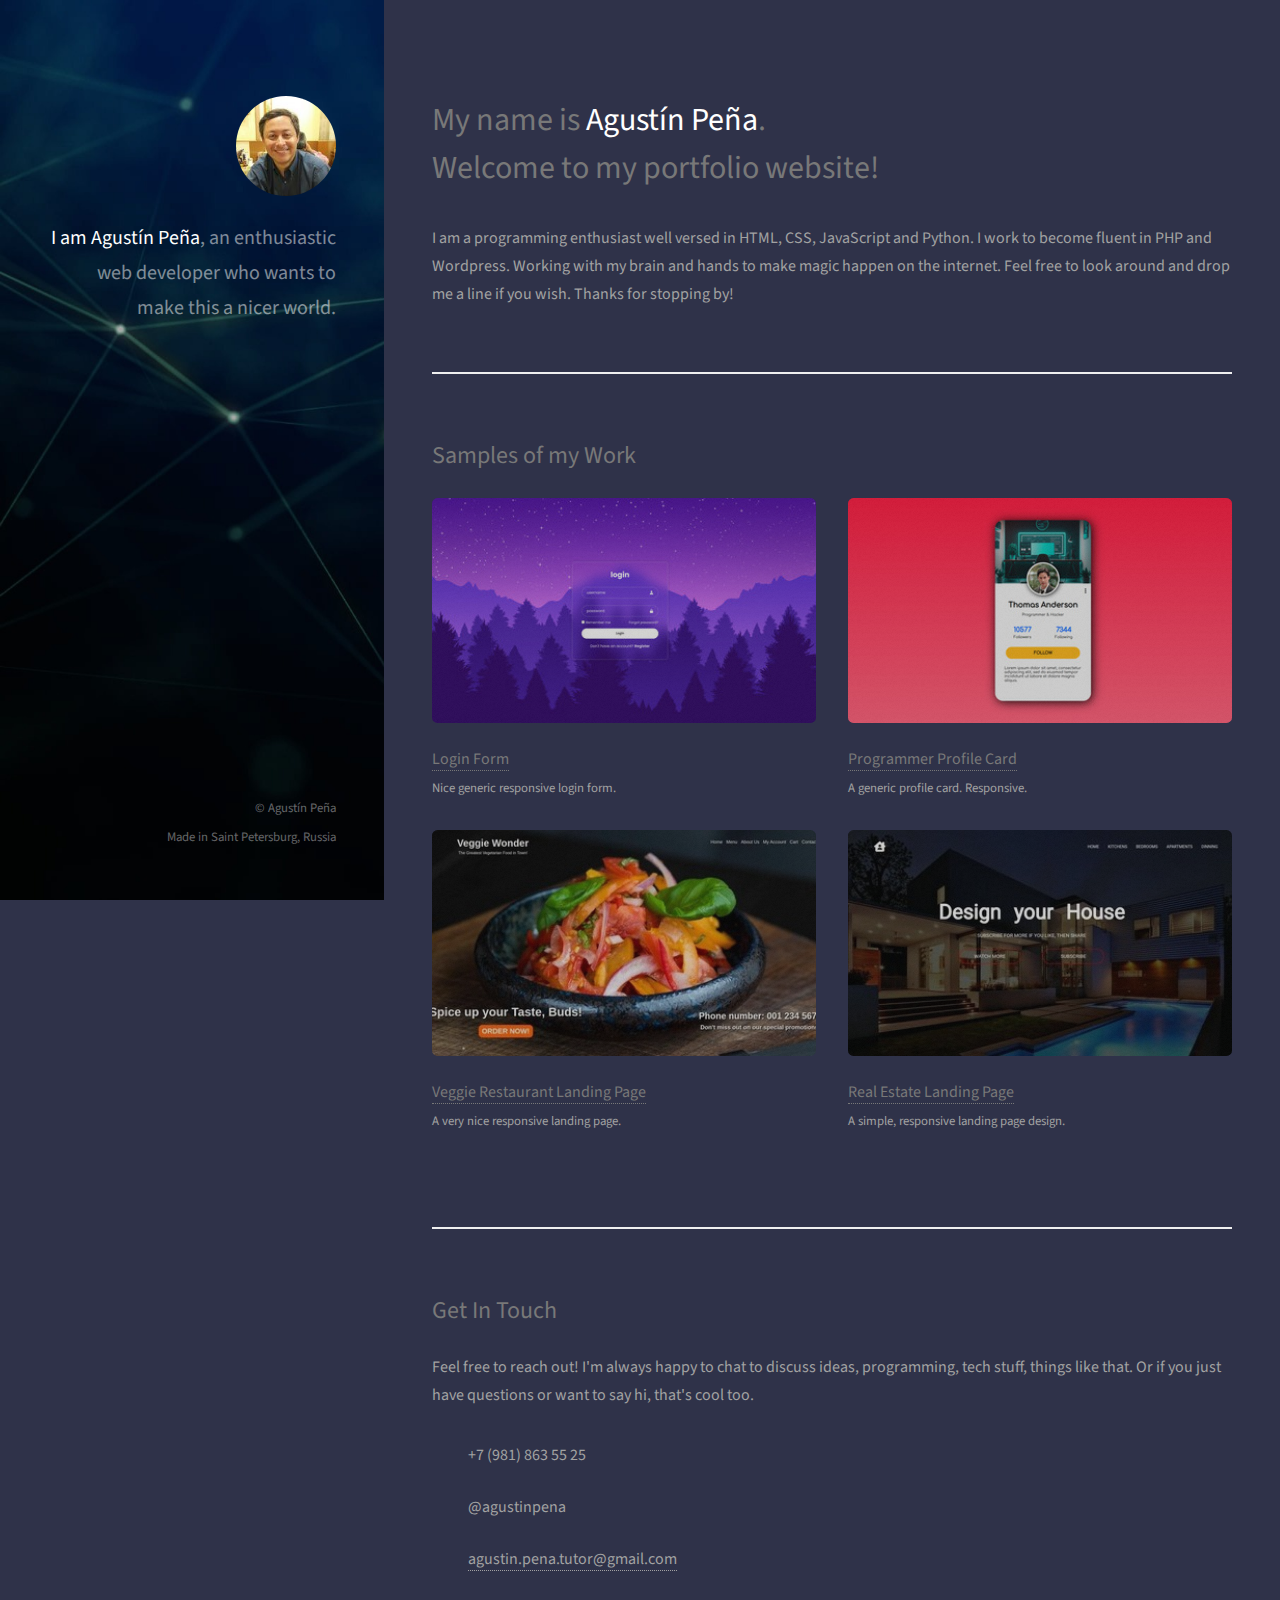
<file: index.html>
<!DOCTYPE HTML>

<html>

<head>
	<title>Agustín Peña | Portfolio</title>
	<meta charset="utf-8" />
	<meta name="viewport" content="width=device-width, initial-scale=1, user-scalable=no" />
	<link rel="stylesheet" href="assets/css/main.css" />
	<link rel="icon" type="image/x-icon" href="/images/my_logo.png">
</head>

<body class="is-preload">

	<!-- Header -->
	<header id="header">
		<div class="inner">
			<a href="#" class="image avatar"><img src="images/avatar.jpg" alt="" /></a>
			<h1><strong>I am Agustín Peña</strong>, an enthusiastic<br />
				web developer who wants to make this a nicer world.</h1>
		</div>
	</header>

	<!-- Main -->
	<div id="main">

		<!-- One -->
		<section id="one">
			<header class="major">
				<h2>My name is 
					<span style="color: white;">Agustín Peña</span>.
					<br>
				Welcome to my portfolio website!</h2>
			</header>
			<p>I am a programming enthusiast well versed in HTML, CSS, JavaScript and Python. I work to become fluent in
				PHP and Wordpress. Working with my brain and hands to make magic happen on the internet. Feel free to
				look around and drop me a line if you wish. Thanks for stopping by!</p>

		</section>

		<!-- Two -->
		<section id="two">
			<h2>Samples of my Work</h2>
			<div class="row">
				<article class="col-6 col-12-xsmall work-item">
					<a href="images/fulls/04.jpg" class="image fit thumb"><img src="images/thumbs/04.jpg"
							alt="Profile Card" /></a>
					<h3>
						<a href="./works/04/index.html">
							Login Form
						</a>
					</h3>
					<p>Nice generic responsive login form.</p>
				</article>
				
				<article class="col-6 col-12-xsmall work-item">
					<a href="images/fulls/03.jpg" class="image fit thumb"><img src="images/thumbs/03.jpg"
							alt="Profile Card" /></a>
					<h3>
						<a href="./works/03/index.html">
							Programmer Profile Card
						</a>
					</h3>
					<p>A generic profile card. Responsive.</p>
				</article>
				
				<article class="col-6 col-12-xsmall work-item">
					<a href="images/fulls/02.jpg" class="image fit thumb"><img src="images/thumbs/02.jpg"
							alt="Veggie Restaurant" /></a>
					<h3>
						<a href="./works/02/index.html">
							Veggie Restaurant Landing Page
						</a>
					</h3>
					<p>A very nice responsive landing page.</p>
				</article>

				<article class="col-6 col-12-xsmall work-item">
					<a href="images/fulls/01.jpg" class="image fit thumb"><img src="images/thumbs/01.jpg"
							alt="Real Estate" /></a>
					<h3>
						<a href="./works/01/index.html">
							Real Estate Landing Page
						</a>
					</h3>
					<p>A simple, responsive landing page design.</p>
				</article>

			</div>

		</section>

		<!-- Three -->
		<section id="three">
			<h2>Get In Touch</h2>
			<p>Feel free to reach out! I'm always happy to chat to discuss ideas, programming, tech stuff, things like
				that. Or if you just have questions or want to say hi, that's cool too.</p>
			<div class="row">

				<div class="col-4 col-12-small">

					<ul class="labeled-icons">
						<li>
							<h3 class="icon brands fa-whatsapp"><span class="label">Whatsapp</span></h3>
							+7 (981) 863 55 25
						</li>
						<li>
							<h3 class="icon brands fa-telegram"><span class="label">Phone</span></h3>
							@agustinpena
						</li>
						<li>
							<h3 class="icon solid fa-envelope"><span class="label">Email</span></h3>
							<a href="mailto: agustin.pena.tutor@gmail.com">agustin.pena.tutor@gmail.com</a>
						</li>
					</ul>
				</div>
			</div>
		</section>

	</div>

	<!-- Footer -->
	<footer id="footer">
		<div class="inner">
			<ul class="icons">
				<li><a href="https://github.com/agustinpena" target="_blank" class="icon brands fa-github"><span
							class="label">Github</span></a></li>
				<li><a href="mailto: agustin.pena.tutor@gmail.com" class="icon solid fa-envelope"><span
							class="label">Email</span></a></li>
			</ul>
			<ul class="copyright">
				<li>&copy; Agustín Peña</li>
				<li>Made in Saint Petersburg, Russia</li>
			</ul>
		</div>
	</footer>

	<!-- Scripts -->
	<script src="assets/js/jquery.min.js"></script>
	<script src="assets/js/jquery.poptrox.min.js"></script>
	<script src="assets/js/browser.min.js"></script>
	<script src="assets/js/breakpoints.min.js"></script>
	<script src="assets/js/util.js"></script>
	<script src="assets/js/main.js"></script>

</body>

</html>
</file>
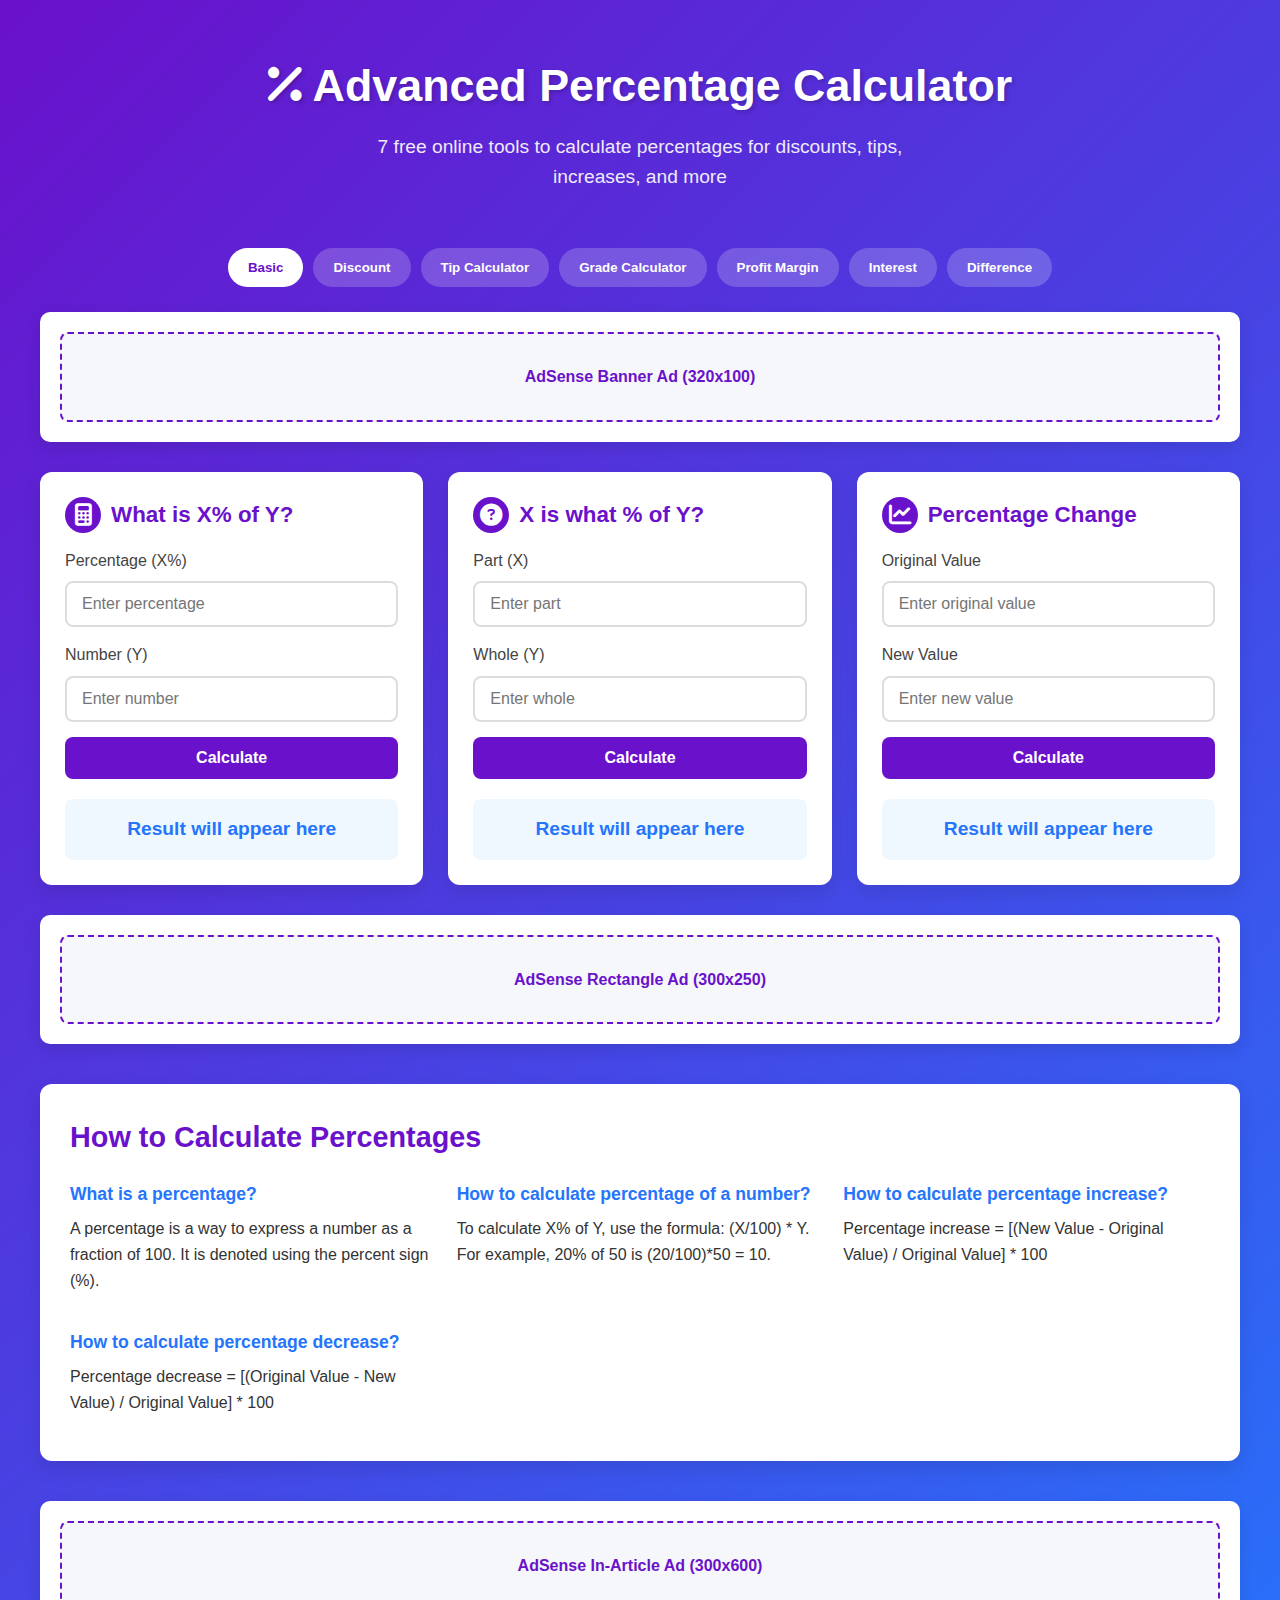
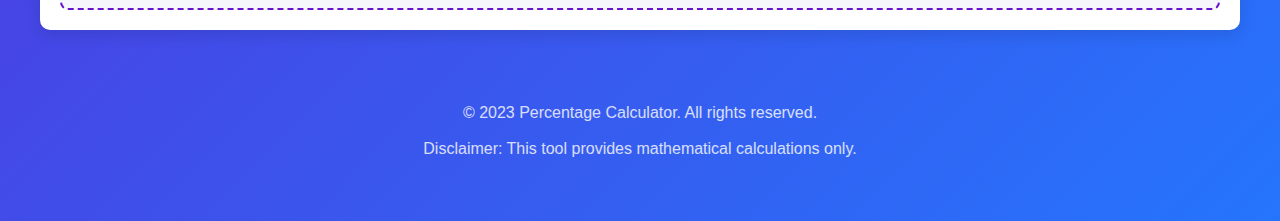
<file: percentage-calculator/index.html>
<!DOCTYPE html>
<html lang="en">
<head>
    <meta charset="UTF-8">
    <meta name="viewport" content="width=device-width, initial-scale=1.0">
    <title>Percentage Calculator - 7 Free Online Calculation Tools</title>
    <link rel="stylesheet" href="https://cdnjs.cloudflare.com/ajax/libs/font-awesome/6.4.0/css/all.min.css">
    <link rel="stylesheet" href="style.css">
</head>
<body>
    <div class="container">
        <header>
            <h1><i class="fas fa-percentage"></i> Advanced Percentage Calculator</h1>
            <p>7 free online tools to calculate percentages for discounts, tips, increases, and more</p>
        </header>
        
        <div class="calculator-tabs">
            <button class="tab-btn active" onclick="showCalculator('basic')">Basic</button>
            <button class="tab-btn" onclick="showCalculator('discount')">Discount</button>
            <button class="tab-btn" onclick="showCalculator('tip')">Tip Calculator</button>
            <button class="tab-btn" onclick="showCalculator('grade')">Grade Calculator</button>
            <button class="tab-btn" onclick="showCalculator('margin')">Profit Margin</button>
            <button class="tab-btn" onclick="showCalculator('interest')">Interest</button>
            <button class="tab-btn" onclick="showCalculator('difference')">Difference</button>
        </div>
        
        <div class="ad-container">
            <div class="ad-placeholder">
                AdSense Banner Ad (320x100)
            </div>
        </div>
        
        <!-- Basic Percentage Calculator -->
        <div id="basic-calc" class="calculator-section">
            <div class="calculator-grid">
                <div class="calculator-card">
                    <h3><i class="fas fa-calculator"></i> What is X% of Y?</h3>
                    <div class="input-group">
                        <label for="percentage">Percentage (X%)</label>
                        <input type="number" id="percentage" placeholder="Enter percentage">
                    </div>
                    <div class="input-group">
                        <label for="number">Number (Y)</label>
                        <input type="number" id="number" placeholder="Enter number">
                    </div>
                    <button class="btn" onclick="calculatePercentage()">Calculate</button>
                    <div class="result" id="result1">Result will appear here</div>
                </div>
                
                <div class="calculator-card">
                    <h3><i class="fas fa-question-circle"></i> X is what % of Y?</h3>
                    <div class="input-group">
                        <label for="part">Part (X)</label>
                        <input type="number" id="part" placeholder="Enter part">
                    </div>
                    <div class="input-group">
                        <label for="whole">Whole (Y)</label>
                        <input type="number" id="whole" placeholder="Enter whole">
                    </div>
                    <button class="btn" onclick="calculateWhatPercentage()">Calculate</button>
                    <div class="result" id="result2">Result will appear here</div>
                </div>
                
                <div class="calculator-card">
                    <h3><i class="fas fa-chart-line"></i> Percentage Change</h3>
                    <div class="input-group">
                        <label for="originalValue">Original Value</label>
                        <input type="number" id="originalValue" placeholder="Enter original value">
                    </div>
                    <div class="input-group">
                        <label for="newValue">New Value</label>
                        <input type="number" id="newValue" placeholder="Enter new value">
                    </div>
                    <button class="btn" onclick="calculatePercentageChange()">Calculate</button>
                    <div class="result" id="result3">Result will appear here</div>
                </div>
            </div>
        </div>
        
        <!-- Discount Calculator -->
        <div id="discount-calc" class="calculator-section hidden">
            <div class="calculator-grid">
                <div class="calculator-card">
                    <h3><i class="fas fa-tag"></i> Discount Calculator</h3>
                    <div class="input-group">
                        <label for="originalPrice">Original Price ($)</label>
                        <input type="number" id="originalPrice" placeholder="Enter original price">
                    </div>
                    <div class="input-group">
                        <label for="discountPercent">Discount Percentage (%)</label>
                        <input type="number" id="discountPercent" placeholder="Enter discount %">
                    </div>
                    <button class="btn" onclick="calculateDiscount()">Calculate</button>
                    <div class="result" id="discountResult">Result will appear here</div>
                </div>
                
                <div class="calculator-card">
                    <h3><i class="fas fa-receipt"></i> Final Price After Discount</h3>
                    <div class="input-group">
                        <label for="priceBeforeDiscount">Original Price ($)</label>
                        <input type="number" id="priceBeforeDiscount" placeholder="Enter original price">
                    </div>
                    <div class="input-group">
                        <label for="discountValue">Discount Percentage (%)</label>
                        <input type="number" id="discountValue" placeholder="Enter discount %">
                    </div>
                    <button class="btn" onclick="calculateFinalPrice()">Calculate</button>
                    <div class="result" id="finalPriceResult">Result will appear here</div>
                </div>
            </div>
        </div>
        
        <!-- Tip Calculator -->
        <div id="tip-calc" class="calculator-section hidden">
            <div class="calculator-grid">
                <div class="calculator-card">
                    <h3><i class="fas fa-utensils"></i> Tip Calculator</h3>
                    <div class="input-group">
                        <label for="billAmount">Bill Amount ($)</label>
                        <input type="number" id="billAmount" placeholder="Enter bill amount">
                    </div>
                    <div class="input-group">
                        <label for="tipPercent">Tip Percentage (%)</label>
                        <input type="number" id="tipPercent" placeholder="Enter tip %" value="15">
                    </div>
                    <div class="input-group">
                        <label for="numPeople">Number of People</label>
                        <input type="number" id="numPeople" placeholder="Number of people" value="1">
                    </div>
                    <button class="btn" onclick="calculateTip()">Calculate</button>
                    <div class="result" id="tipResult">Result will appear here</div>
                </div>
            </div>
        </div>
        
        <!-- Grade Calculator -->
        <div id="grade-calc" class="calculator-section hidden">
            <div class="calculator-grid">
                <div class="calculator-card">
                    <h3><i class="fas fa-graduation-cap"></i> Grade Calculator</h3>
                    <div class="input-group">
                        <label for="currentGrade">Current Grade (%)</label>
                        <input type="number" id="currentGrade" placeholder="Enter current grade">
                    </div>
                    <div class="input-group">
                        <label for="finalWeight">Final Exam Weight (%)</label>
                        <input type="number" id="finalWeight" placeholder="Enter final weight %">
                    </div>
                    <div class="input-group">
                        <label for="desiredGrade">Desired Course Grade (%)</label>
                        <input type="number" id="desiredGrade" placeholder="Enter desired grade">
                    </div>
                    <button class="btn" onclick="calculateGradeNeeded()">Calculate</button>
                    <div class="result" id="gradeResult">Result will appear here</div>
                </div>
            </div>
        </div>
        
        <!-- Profit Margin Calculator -->
        <div id="margin-calc" class="calculator-section hidden">
            <div class="calculator-grid">
                <div class="calculator-card">
                    <h3><i class="fas fa-chart-pie"></i> Profit Margin Calculator</h3>
                    <div class="input-group">
                        <label for="cost">Cost ($)</label>
                        <input type="number" id="cost" placeholder="Enter cost">
                    </div>
                    <div class="input-group">
                        <label for="revenue">Revenue ($)</label>
                        <input type="number" id="revenue" placeholder="Enter revenue">
                    </div>
                    <button class="btn" onclick="calculateProfitMargin()">Calculate</button>
                    <div class="result" id="marginResult">Result will appear here</div>
                </div>
                
                <div class="calculator-card">
                    <h3><i class="fas fa-dollar-sign"></i> Markup Calculator</h3>
                    <div class="input-group">
                        <label for="productCost">Product Cost ($)</label>
                        <input type="number" id="productCost" placeholder="Enter product cost">
                    </div>
                    <div class="input-group">
                        <label for="markupPercent">Markup Percentage (%)</label>
                        <input type="number" id="markupPercent" placeholder="Enter markup %">
                    </div>
                    <button class="btn" onclick="calculateMarkup()">Calculate</button>
                    <div class="result" id="markupResult">Result will appear here</div>
                </div>
            </div>
        </div>
        
        <!-- Interest Calculator -->
        <div id="interest-calc" class="calculator-section hidden">
            <div class="calculator-grid">
                <div class="calculator-card">
                    <h3><i class="fas fa-coins"></i> Simple Interest Calculator</h3>
                    <div class="input-group">
                        <label for="principal">Principal Amount ($)</label>
                        <input type="number" id="principal" placeholder="Enter principal">
                    </div>
                    <div class="input-group">
                        <label for="interestRate">Interest Rate (%)</label>
                        <input type="number" id="interestRate" placeholder="Enter interest rate">
                    </div>
                    <div class="input-group">
                        <label for="timePeriod">Time Period (years)</label>
                        <input type="number" id="timePeriod" placeholder="Enter time in years">
                    </div>
                    <button class="btn" onclick="calculateSimpleInterest()">Calculate</button>
                    <div class="result" id="interestResult">Result will appear here</div>
                </div>
            </div>
        </div>
        
        <!-- Percentage Difference Calculator -->
        <div id="difference-calc" class="calculator-section hidden">
            <div class="calculator-grid">
                <div class="calculator-card">
                    <h3><i class="fas fa-not-equal"></i> Percentage Difference</h3>
                    <div class="input-group">
                        <label for="value1">First Value</label>
                        <input type="number" id="value1" placeholder="Enter first value">
                    </div>
                    <div class="input-group">
                        <label for="value2">Second Value</label>
                        <input type="number" id="value2" placeholder="Enter second value">
                    </div>
                    <button class="btn" onclick="calculatePercentageDifference()">Calculate</button>
                    <div class="result" id="differenceResult">Result will appear here</div>
                </div>
                
                <div class="calculator-card">
                    <h3><i class="fas fa-compress-alt"></i> Value After Percentage Change</h3>
                    <div class="input-group">
                        <label for="startValue">Starting Value</label>
                        <input type="number" id="startValue" placeholder="Enter starting value">
                    </div>
                    <div class="input-group">
                        <label for="changePercent">Percentage Change (%)</label>
                        <input type="number" id="changePercent" placeholder="Enter % change">
                    </div>
                    <button class="btn" onclick="calculateValueAfterChange()">Calculate</button>
                    <div class="result" id="changeResult">Result will appear here</div>
                </div>
            </div>
        </div>
        
        <div class="ad-container">
            <div class="ad-placeholder">
                AdSense Rectangle Ad (300x250)
            </div>
        </div>
        
        <div class="info-section">
            <h2>How to Calculate Percentages</h2>
            <div class="faq-grid">
                <div class="faq-item">
                    <h4>What is a percentage?</h4>
                    <p>A percentage is a way to express a number as a fraction of 100. It is denoted using the percent sign (%).</p>
                </div>
                <div class="faq-item">
                    <h4>How to calculate percentage of a number?</h4>
                    <p>To calculate X% of Y, use the formula: (X/100) * Y. For example, 20% of 50 is (20/100)*50 = 10.</p>
                </div>
                <div class="faq-item">
                    <h4>How to calculate percentage increase?</h4>
                    <p>Percentage increase = [(New Value - Original Value) / Original Value] * 100</p>
                </div>
                <div class="faq-item">
                    <h4>How to calculate percentage decrease?</h4>
                    <p>Percentage decrease = [(Original Value - New Value) / Original Value] * 100</p>
                </div>
            </div>
        </div>
        
        <div class="ad-container">
            <div class="ad-placeholder">
                AdSense In-Article Ad (300x600)
            </div>
        </div>
        
        <footer>
            <p>© 2023 Percentage Calculator. All rights reserved.</p>
            <p>Disclaimer: This tool provides mathematical calculations only.</p>
        </footer>
    </div>

    <script src="script.js"></script>
</body>
</html>
</file>
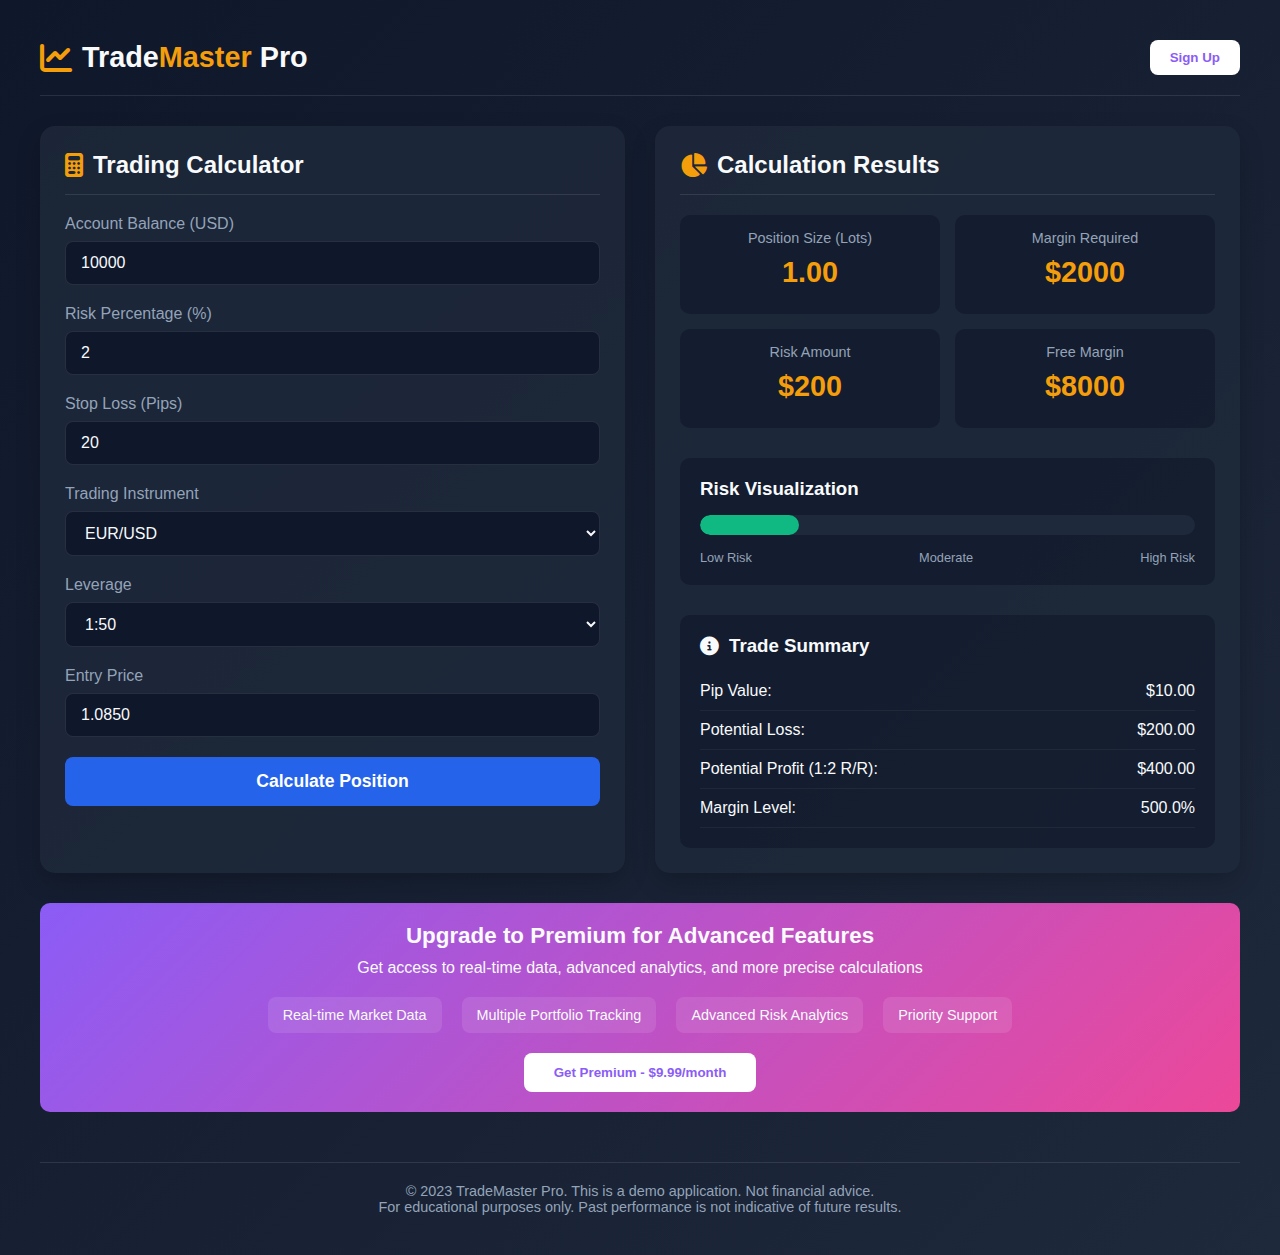
<file: trading-calculator/index.html>
<!DOCTYPE html>
<html lang="en">
<head>
    <meta charset="UTF-8">
    <meta name="viewport" content="width=device-width, initial-scale=1.0">
    <title>TradeMaster Pro | Advanced Trading Calculator</title>
    <link rel="stylesheet" href="https://cdnjs.cloudflare.com/ajax/libs/font-awesome/6.4.0/css/all.min.css">
    <link rel="stylesheet" href="style.css">

</head>
<body>
    <div class="container">
        <header>
            <div class="logo">
                <i class="fas fa-chart-line"></i>
                <h1>Trade<span>Master</span> Pro</h1>
            </div>
            <div class="auth-buttons">
                <button class="btn-premium" style="padding: 10px 20px;">Sign Up</button>
            </div>
        </header>
        
        <div class="main-content">
            <div class="calculator-card">
                <div class="card-header">
                    <h2><i class="fas fa-calculator"></i> Trading Calculator</h2>
                </div>
                
                <div class="input-group">
                    <label for="account-balance">Account Balance (USD)</label>
                    <input type="number" id="account-balance" value="10000">
                </div>
                
                <div class="input-group">
                    <label for="risk-percentage">Risk Percentage (%)</label>
                    <input type="number" id="risk-percentage" value="2">
                </div>
                
                <div class="input-group">
                    <label for="stop-loss">Stop Loss (Pips)</label>
                    <input type="number" id="stop-loss" value="20">
                </div>
                
                <div class="input-group">
                    <label for="instrument">Trading Instrument</label>
                    <select id="instrument">
                        <option>EUR/USD</option>
                        <option>GBP/USD</option>
                        <option>USD/JPY</option>
                        <option>XAU/USD (Gold)</option>
                        <option>BTC/USD</option>
                    </select>
                </div>
                
                <div class="input-group">
                    <label for="leverage">Leverage</label>
                    <select id="leverage">
                        <option>1:10</option>
                        <option>1:30</option>
                        <option selected>1:50</option>
                        <option>1:100</option>
                        <option>1:200</option>
                        <option>1:500</option>
                    </select>
                </div>
                
                <div class="input-group">
                    <label for="entry-price">Entry Price</label>
                    <input type="number" id="entry-price" value="1.0850">
                </div>
                
                <button class="btn-calculate" id="calculate-btn">Calculate Position</button>
            </div>
            
            <div class="results-card">
                <div class="card-header">
                    <h2><i class="fas fa-chart-pie"></i> Calculation Results</h2>
                </div>
                
                <div class="results-grid">
                    <div class="result-box">
                        <div class="result-label">Position Size (Lots)</div>
                        <div class="result-value" id="lot-size">0.15</div>
                    </div>
                    
                    <div class="result-box">
                        <div class="result-label">Margin Required</div>
                        <div class="result-value" id="margin-required">$217</div>
                    </div>
                    
                    <div class="result-box">
                        <div class="result-label">Risk Amount</div>
                        <div class="result-value" id="risk-amount">$200</div>
                    </div>
                    
                    <div class="result-box">
                        <div class="result-label">Free Margin</div>
                        <div class="result-value" id="free-margin">$9,783</div>
                    </div>
                </div>
                
                <div class="risk-visualization">
                    <h3>Risk Visualization</h3>
                    <div class="risk-bar">
                        <div class="risk-fill"></div>
                    </div>
                    <div class="risk-labels">
                        <span>Low Risk</span>
                        <span>Moderate</span>
                        <span>High Risk</span>
                    </div>
                </div>
                
                <div class="summary">
                    <h3><i class="fas fa-info-circle"></i> Trade Summary</h3>
                    
                    <div class="summary-item">
                        <span>Pip Value:</span>
                        <span id="pip-value">$10.00</span>
                    </div>
                    
                    <div class="summary-item">
                        <span>Potential Loss:</span>
                        <span id="potential-loss">$200.00</span>
                    </div>
                    
                    <div class="summary-item">
                        <span>Potential Profit (1:2 R/R):</span>
                        <span id="potential-profit">$400.00</span>
                    </div>
                    
                    <div class="summary-item">
                        <span>Margin Level:</span>
                        <span id="margin-level">4608.3%</span>
                    </div>
                </div>
            </div>
        </div>
        
        <div class="premium-banner">
            <h3>Upgrade to Premium for Advanced Features</h3>
            <p>Get access to real-time data, advanced analytics, and more precise calculations</p>
            
            <div class="premium-features">
                <div class="feature">Real-time Market Data</div>
                <div class="feature">Multiple Portfolio Tracking</div>
                <div class="feature">Advanced Risk Analytics</div>
                <div class="feature">Priority Support</div>
            </div>
            
            <button class="btn-premium">Get Premium - $9.99/month</button>
        </div>
        
        <footer>
            <p>© 2023 TradeMaster Pro. This is a demo application. Not financial advice.</p>
            <p>For educational purposes only. Past performance is not indicative of future results.</p>
        </footer>
    </div>

    <script src="script.js"></script>
</body>
</html>
</file>
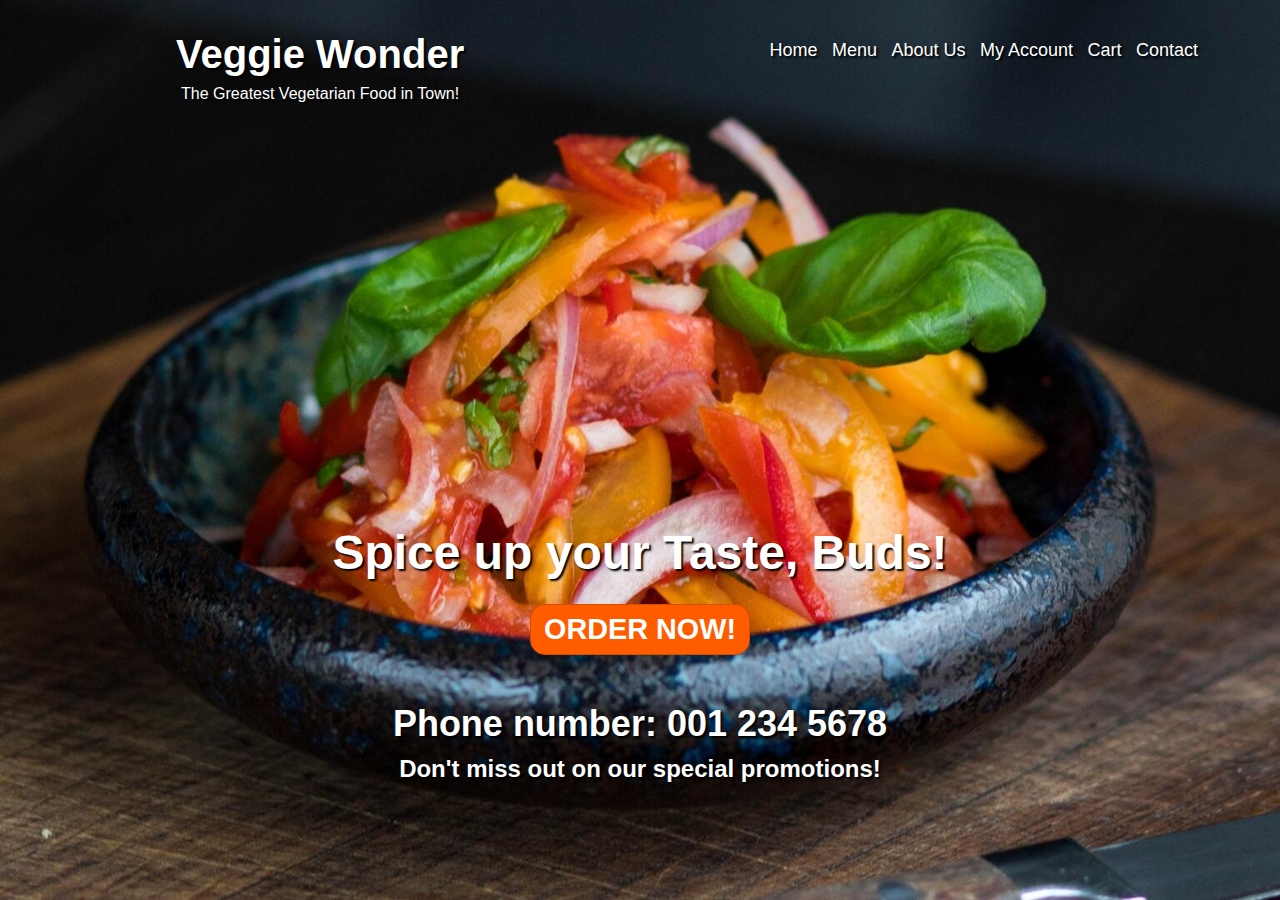
<file: works/02/index.html>
<!DOCTYPE html>
<html lang="en">

<head>
    <meta charset="UTF-8">
    <meta name="viewport" content="width=device-width, initial-scale=1.0">
    <title>Veggie Wonder</title>
    <link rel="stylesheet" href="style.css">
</head>

<body>
    <div class="container">

        <div class="one">

            <div class="top-left">
                <div class="site-name">Veggie Wonder</div>
                <p>The Greatest Vegetarian Food in Town!</p>
            </div>

            <div class="top-right">

                <nav>
                    <a href="https://agustinpena.github.io">Home</a>
                    <a href="#">Menu</a>
                    <a href="#">About Us</a>
                    <a href="#">My Account</a>
                    <a href="#">Cart</a>
                    <a href="#">Contact</a>
                </nav>

            </div>

        </div>

        <div class="two">

            <div class="bottom-left">
                <h1>Spice up your Taste, Buds!</h1>
                <a href="https://agustinpena.github.io">
                    <button class="order-button">
                        ORDER NOW!
                    </button>
                </a>
            </div>

            <div class="bottom-right">
                <p class="phone-number">Phone number: 001 234 5678</p>
                <h2>Don't miss out on our special promotions!</h2>
            </div>

        </div>

    </div>

</body>

</html>
</file>
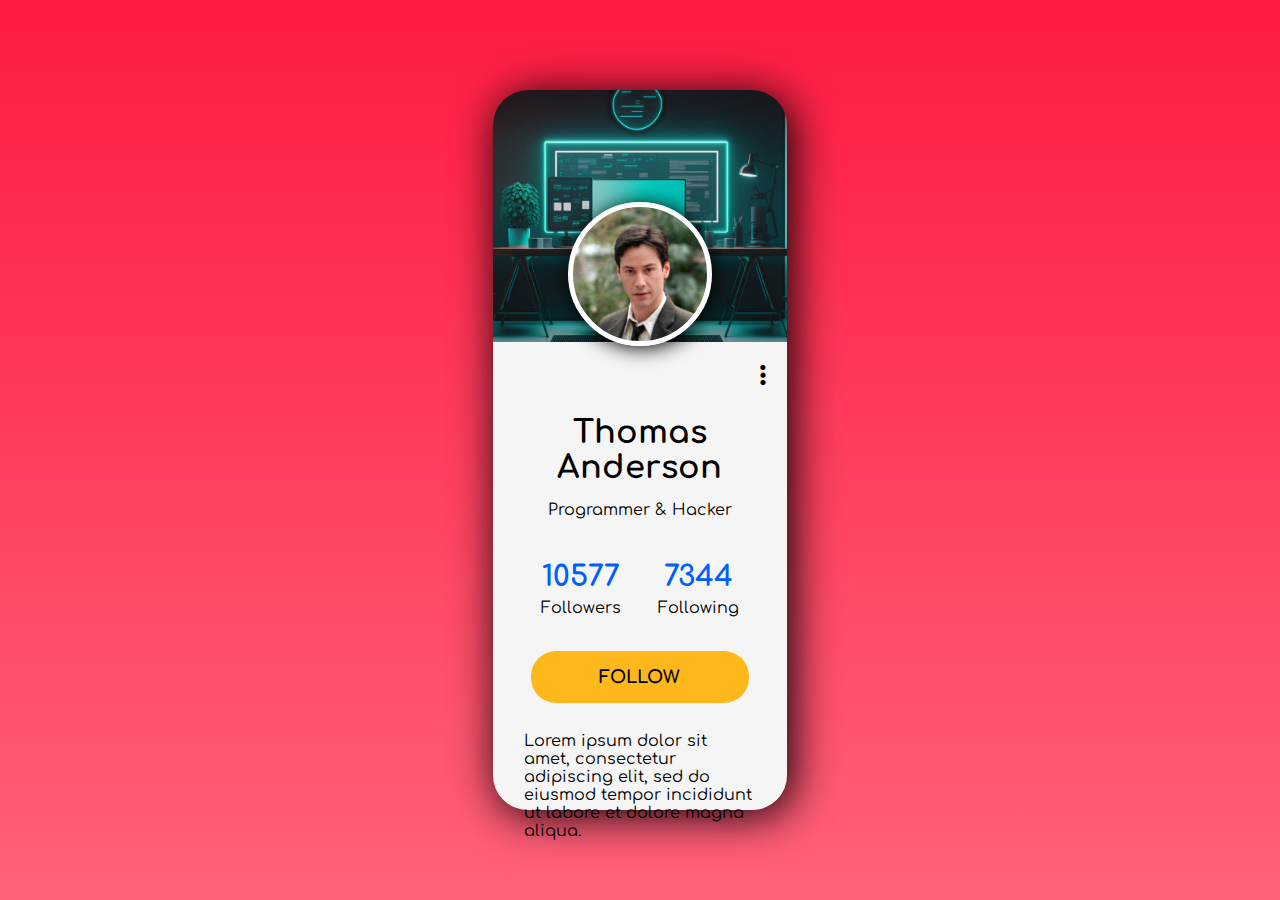
<file: works/03/index.html>
<!DOCTYPE html>
<html lang="en">

<head>
    <meta charset="UTF-8">
    <meta name="viewport" content="width=device-width, initial-scale=1.0">
    <title>Profile Card</title>
    <link rel="stylesheet" href="style.css">
    <link rel="stylesheet" href="https://cdnjs.cloudflare.com/ajax/libs/font-awesome/6.4.2/css/all.min.css">
</head>

<body>

    <div class="card">

        <div class="top"></div>

        <div class="bottom">

            <div class="three-dots-container">
                <i class="fa-solid fa-ellipsis-vertical"></i>
            </div>

            <div class="name-title">
                <h1>Thomas Anderson</h1>
                <p>Programmer & Hacker</p>
            </div>

            <div class="stats">
                <div class="people">
                    <div class="numbers">10577</div>
                    <p>Followers</p>
                </div>
                <div class="people">
                    <div class="numbers">7344</div>
                    <p>Following</p>
                </div>
            </div>

            <div class="button-container">
                <a href="https://agustinpena.github.io">
                    <button>FOLLOW</button>
                </a>
            </div>

            <div class="text">
                Lorem ipsum dolor sit amet, consectetur adipiscing elit, sed do eiusmod tempor incididunt ut labore et
                dolore magna aliqua.
            </div>

        </div>

        <div class="id-pic-container">
            <div class="id-pic"></div>
        </div>

    </div>

</body>

</html>
</file>
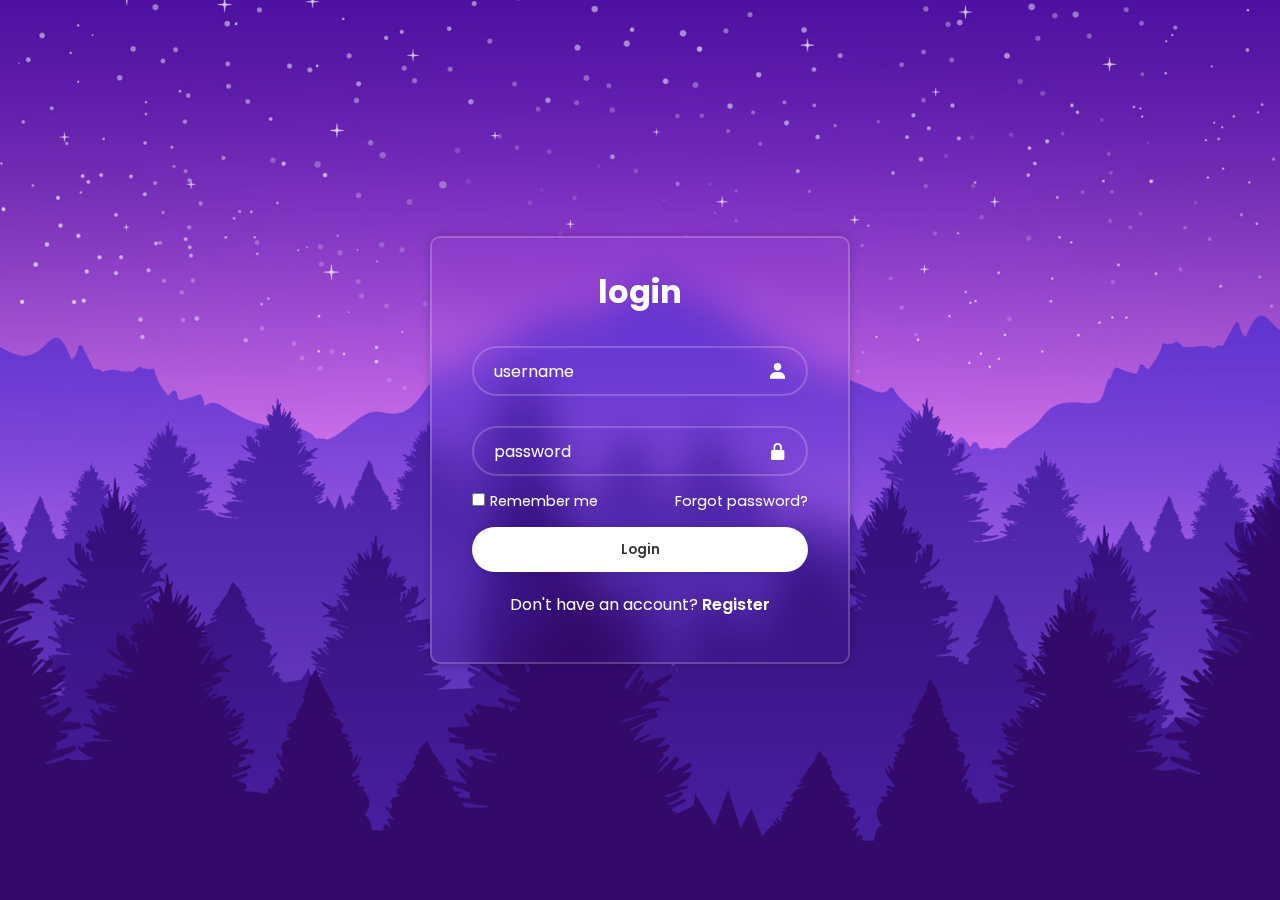
<file: works/04/index.html>
<!DOCTYPE html>
<html lang="en">

<head>
    <meta charset="UTF-8">
    <meta name="viewport" content="width=device-width, initial-scale=1.0">
    <title>Login Form</title>
    <link rel="stylesheet" href="style.css">
    <link href='https://unpkg.com/boxicons@2.1.4/css/boxicons.min.css' rel='stylesheet'>

</head>

<body>
    <div class="form-container">
        <form action="">
                <h1>
                    <a href='https://agustinpena.github.io'>login</a>
                </h1>
            <div class="input-box">
                <input type="text" placeholder="username" required>
                <i class='bx bxs-user'></i>
            </div>
            <div class="input-box">
                <input type="password" placeholder="password" required>
                <i class='bx bxs-lock-alt'></i>
            </div>
            <div class="remember-forgot">
                <label class="remember">
                    <input type="checkbox">Remember me
                </label>
                <a href="#">Forgot password?</a>
            </div>

            <button type="submit" class="btn">
                Login
            </button>

            <div class="register-link">
                <p>
                    Don't have an account?
                    <a href="#">Register</a>
                </p>

            </div>

        </form>

    </div>

</body>

</html>
</file>
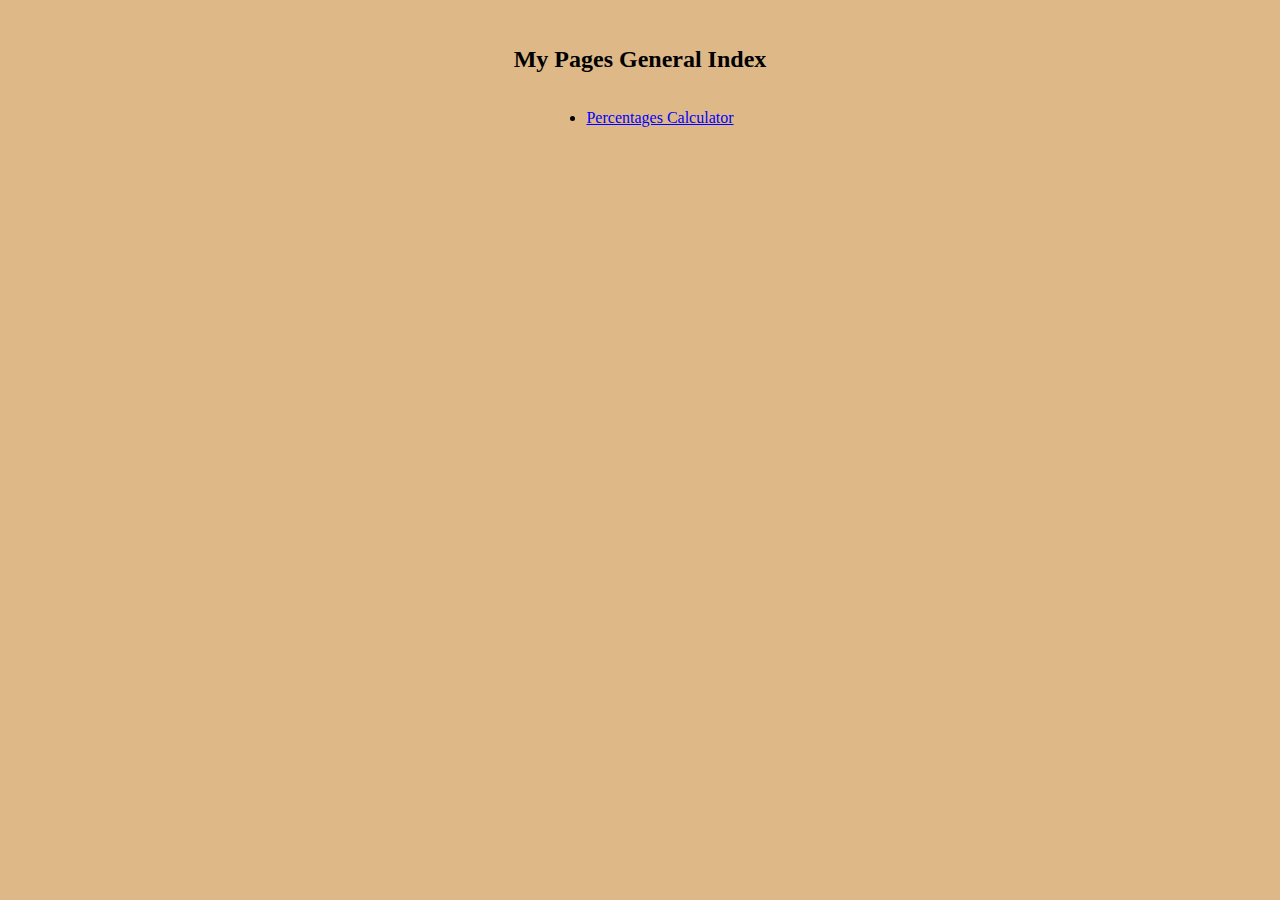
<file: general_index.html>
<!DOCTYPE html>
<html lang="en">
<head>
    <meta charset="UTF-8">
    <meta name="viewport" content="width=device-width, initial-scale=1.0">
    <title>General Index</title>
    <link rel="stylesheet" href="style.css">
</head>
<body>

    <br>

    <h2>My Pages General Index</h2>

    <ul class="my-list">
        <li>
            <a href="percentage-calculator/index.html">
                Percentages Calculator
            </a>
        </li>
    </ul>
    
</body>
</html>
</file>
<file: percentage-calculator/style.css>
* {
    margin: 0;
    padding: 0;
    box-sizing: border-box;
    font-family: 'Segoe UI', Tahoma, Geneva, Verdana, sans-serif;
}

body {
    background: linear-gradient(135deg, #6a11cb 0%, #2575fc 100%);
    color: #333;
    line-height: 1.6;
    min-height: 100vh;
    padding: 20px;
}

.container {
    max-width: 1200px;
    margin: 0 auto;
}

header {
    text-align: center;
    padding: 30px 0;
    color: white;
}

header h1 {
    font-size: 2.8rem;
    margin-bottom: 10px;
    text-shadow: 2px 2px 4px rgba(0, 0, 0, 0.2);
}

header p {
    font-size: 1.2rem;
    max-width: 600px;
    margin: 0 auto;
    opacity: 0.9;
}

.calculator-tabs {
    display: flex;
    flex-wrap: wrap;
    justify-content: center;
    gap: 10px;
    margin: 25px 0;
}

.tab-btn {
    background: rgba(255, 255, 255, 0.2);
    color: white;
    border: none;
    padding: 12px 20px;
    border-radius: 30px;
    cursor: pointer;
    font-weight: 600;
    transition: all 0.3s;
}

.tab-btn:hover {
    background: rgba(255, 255, 255, 0.3);
}

.tab-btn.active {
    background: white;
    color: #6a11cb;
}

.ad-container {
    background: white;
    border-radius: 10px;
    padding: 20px;
    text-align: center;
    margin: 20px 0;
    box-shadow: 0 5px 15px rgba(0, 0, 0, 0.1);
}

.ad-placeholder {
    background: #f5f7fa;
    padding: 30px;
    border-radius: 8px;
    border: 2px dashed #6a11cb;
    color: #6a11cb;
    font-weight: bold;
}

.calculator-grid {
    display: grid;
    grid-template-columns: repeat(auto-fit, minmax(300px, 1fr));
    gap: 25px;
    margin: 30px 0;
}

.calculator-card {
    background: white;
    border-radius: 12px;
    padding: 25px;
    box-shadow: 0 8px 20px rgba(0, 0, 0, 0.1);
    transition: transform 0.3s ease;
}

.calculator-card:hover {
    transform: translateY(-5px);
}

.calculator-card h3 {
    color: #6a11cb;
    margin-bottom: 15px;
    font-size: 1.4rem;
    display: flex;
    align-items: center;
    gap: 10px;
}

.calculator-card h3 i {
    background: #6a11cb;
    color: white;
    width: 36px;
    height: 36px;
    display: flex;
    align-items: center;
    justify-content: center;
    border-radius: 50%;
}

.input-group {
    margin-bottom: 15px;
}

.input-group label {
    display: block;
    margin-bottom: 8px;
    font-weight: 500;
    color: #444;
}

.input-group input, .input-group select {
    width: 100%;
    padding: 12px 15px;
    border: 2px solid #ddd;
    border-radius: 8px;
    font-size: 1rem;
    transition: border-color 0.3s;
}

.input-group input:focus, .input-group select:focus {
    border-color: #6a11cb;
    outline: none;
}

.btn {
    background: #6a11cb;
    color: white;
    border: none;
    padding: 12px 20px;
    border-radius: 8px;
    cursor: pointer;
    font-size: 1rem;
    font-weight: 600;
    width: 100%;
    transition: background 0.3s;
}

.btn:hover {
    background: #2575fc;
}

.result {
    margin-top: 20px;
    padding: 15px;
    background: #f0f8ff;
    border-radius: 8px;
    text-align: center;
    font-size: 1.2rem;
    font-weight: 600;
    color: #2575fc;
    min-height: 60px;
    display: flex;
    align-items: center;
    justify-content: center;
}

.info-section {
    background: white;
    border-radius: 12px;
    padding: 30px;
    margin: 40px 0;
    box-shadow: 0 8px 20px rgba(0, 0, 0, 0.1);
}

.info-section h2 {
    color: #6a11cb;
    margin-bottom: 20px;
    font-size: 1.8rem;
}

.faq-grid {
    display: grid;
    grid-template-columns: repeat(auto-fit, minmax(300px, 1fr));
    gap: 20px;
}

.faq-item {
    margin-bottom: 15px;
}

.faq-item h4 {
    color: #2575fc;
    margin-bottom: 8px;
    font-size: 1.1rem;
}

footer {
    text-align: center;
    padding: 30px 0;
    color: white;
    margin-top: 40px;
}

footer p {
    opacity: 0.8;
    margin-bottom: 10px;
}

.hidden {
    display: none;
}

@media (max-width: 768px) {
    .calculator-grid {
        grid-template-columns: 1fr;
    }
    
    header h1 {
        font-size: 2.2rem;
    }
    
    .calculator-tabs {
        overflow-x: auto;
        justify-content: flex-start;
        padding-bottom: 10px;
    }
}
</file>
<file: trading-calculator/style.css>
:root {
    --primary: #2563eb;
    --primary-dark: #1d4ed8;
    --dark: #1e293b;
    --darker: #0f172a;
    --light: #f8fafc;
    --accent: #f59e0b;
    --success: #10b981;
    --danger: #ef4444;
    --gray: #94a3b8;
}

* {
    margin: 0;
    padding: 0;
    box-sizing: border-box;
    font-family: 'Segoe UI', Tahoma, Geneva, Verdana, sans-serif;
}

body {
    background: linear-gradient(135deg, var(--darker) 0%, var(--dark) 100%);
    color: var(--light);
    min-height: 100vh;
    padding: 20px;
}

.container {
    max-width: 1200px;
    margin: 0 auto;
}

header {
    display: flex;
    justify-content: space-between;
    align-items: center;
    padding: 20px 0;
    margin-bottom: 30px;
    border-bottom: 1px solid rgba(255, 255, 255, 0.1);
}

.logo {
    display: flex;
    align-items: center;
    gap: 10px;
}

.logo i {
    font-size: 2rem;
    color: var(--accent);
}

.logo h1 {
    font-size: 1.8rem;
    font-weight: 700;
}

.logo span {
    color: var(--accent);
}

.main-content {
    display: grid;
    grid-template-columns: 1fr 1fr;
    gap: 30px;
}

@media (max-width: 900px) {
    .main-content {
        grid-template-columns: 1fr;
    }
}

.calculator-card, .results-card {
    background: rgba(30, 41, 59, 0.8);
    border-radius: 15px;
    padding: 25px;
    box-shadow: 0 10px 25px rgba(0, 0, 0, 0.2);
}

.card-header {
    margin-bottom: 20px;
    padding-bottom: 15px;
    border-bottom: 1px solid rgba(255, 255, 255, 0.1);
}

.card-header h2 {
    font-size: 1.5rem;
    display: flex;
    align-items: center;
    gap: 10px;
}

.card-header i {
    color: var(--accent);
}

.input-group {
    margin-bottom: 20px;
}

.input-group label {
    display: block;
    margin-bottom: 8px;
    font-weight: 500;
    color: var(--gray);
}

.input-group input, .input-group select {
    width: 100%;
    padding: 12px 15px;
    border: 1px solid rgba(255, 255, 255, 0.1);
    border-radius: 8px;
    background: var(--darker);
    color: var(--light);
    font-size: 1rem;
}

.input-group input:focus, .input-group select:focus {
    outline: none;
    border-color: var(--primary);
}

.btn-calculate {
    width: 100%;
    padding: 14px;
    background: var(--primary);
    color: white;
    border: none;
    border-radius: 8px;
    font-size: 1.1rem;
    font-weight: 600;
    cursor: pointer;
    transition: background 0.3s;
}

.btn-calculate:hover {
    background: var(--primary-dark);
}

.results-grid {
    display: grid;
    grid-template-columns: 1fr 1fr;
    gap: 15px;
}

.result-box {
    background: rgba(15, 23, 42, 0.6);
    border-radius: 10px;
    padding: 15px;
    text-align: center;
}

.result-value {
    font-size: 1.8rem;
    font-weight: 700;
    margin: 10px 0;
    color: var(--accent);
}

.result-label {
    color: var(--gray);
    font-size: 0.9rem;
}

.risk-visualization {
    margin-top: 30px;
    background: rgba(15, 23, 42, 0.6);
    border-radius: 10px;
    padding: 20px;
}

.risk-bar {
    height: 20px;
    background: var(--dark);
    border-radius: 10px;
    margin: 15px 0;
    overflow: hidden;
    position: relative;
}

.risk-fill {
    height: 100%;
    width: 35%;
    background: linear-gradient(90deg, var(--success) 0%, var(--accent) 50%, var(--danger) 100%);
    border-radius: 10px;
}

.risk-labels {
    display: flex;
    justify-content: space-between;
    font-size: 0.8rem;
    color: var(--gray);
}

.summary {
    margin-top: 30px;
    padding: 20px;
    background: rgba(15, 23, 42, 0.6);
    border-radius: 10px;
}

.summary h3 {
    margin-bottom: 15px;
    display: flex;
    align-items: center;
    gap: 10px;
}

.summary-item {
    display: flex;
    justify-content: space-between;
    padding: 10px 0;
    border-bottom: 1px solid rgba(255, 255, 255, 0.05);
}

.premium-banner {
    background: linear-gradient(135deg, #8b5cf6 0%, #ec4899 100%);
    border-radius: 10px;
    padding: 20px;
    margin-top: 30px;
    text-align: center;
}

.premium-banner h3 {
    margin-bottom: 10px;
    font-size: 1.4rem;
}

.premium-features {
    display: flex;
    justify-content: center;
    gap: 20px;
    margin: 20px 0;
    flex-wrap: wrap;
}

.feature {
    background: rgba(255, 255, 255, 0.1);
    padding: 10px 15px;
    border-radius: 8px;
    font-size: 0.9rem;
}

.btn-premium {
    padding: 12px 30px;
    background: white;
    color: #8b5cf6;
    border: none;
    border-radius: 8px;
    font-weight: 700;
    cursor: pointer;
    transition: transform 0.3s;
}

.btn-premium:hover {
    transform: translateY(-3px);
}

footer {
    margin-top: 50px;
    text-align: center;
    padding: 20px;
    color: var(--gray);
    font-size: 0.9rem;
    border-top: 1px solid rgba(255, 255, 255, 0.1);
}
</file>
<file: works/02/style.css>
* {
    padding: 0;
    margin: 0;
}

body {
    background-image: url('images/bg.jpg');
    background-size: cover;
    background-position: center;
    font-family: Arial, Helvetica, sans-serif;
    overflow: hidden;
    color: white;
    text-shadow: 2px 2px 2px #000;
}

.container {
    display: flex;
    flex-direction: column;
    align-items: center;
    justify-content: space-between;
    width: 100%;
    height: 100vh;
}

.one {
    display: flex;
    justify-content: space-between;
    margin-top: 2rem;
    width: 90%;
}

.two {
    display: flex;
    justify-content: space-between;
    margin-bottom: 5rem;
    width: 90%;
}

.top-left {
    display: flex;
    flex-direction: column;
    justify-content: center;
    align-items: center;
    margin-left: 7rem;
}

.top-right {
    margin-bottom: 1rem;
    padding: 0.5rem;
    font-size: 1rem;
}

.top-right a {
    margin-bottom: 0.5rem;
    font-size: 1.125rem;
}

nav a {
    color: white;
    text-decoration: none;
    margin-right: 0.625rem;
    font-size: 1.5rem;
}

.top-right a:hover {
    color: #ff5c00;
}

.site-name {
    font-size: 2.5rem;
    font-weight: bold;
    margin-bottom: 0.5rem;
}

.order-button {
    background-color: #ff5c00;
    border: 1px solid #d44e00;
    font-size: 1.8rem;
    font-weight: 600;
    border-radius: 15px;
    text-decoration: none;
    color: white;
    padding: 0.5rem 0.8rem;
}

.order-button:hover {
    background-color: #e95600;
    cursor: pointer;
}

.bottom-left {
    display: flex;
    flex-direction: column;
    justify-content: center;
    align-items: center;
}

.bottom-left h1 {
    font-size: 3rem;
    font-weight: bold;
    margin-bottom: 1.5rem;
}

.bottom-right {
    display: flex;
    flex-direction: column;
    justify-content: center;
    align-items: center;
}

.bottom-right .phone-number {
    font-size: 2.25rem;
    font-weight: bold;
    margin-bottom: 0.625rem;
}

.bottom-right h2 {
    font-size: 1.5rem;
    font-weight: bold;
    margin-bottom: 0.3125rem;
}

@media (max-width: 1440px) {

    .one {
        margin-bottom: 18%;
    }

    .two {
        flex-direction: column;
        margin-bottom: 5rem;
    }

    .bottom-left {
        margin-bottom: 3rem;
    }

    .bottom-right {
        margin-bottom: 2rem;
    }

    .bottom-left,
    .bottom-right {
        text-align: center;
    }
}

@media (max-width: 1024px) {

    .container {
        justify-content: flex-start;
    }

    .one {
        flex-direction: column;
        align-items: center;
        margin-bottom: 4rem;
    }

    .top-left {
        margin-left: 0;
        margin-bottom: 3rem;
    }
}

@media (max-width: 768px) {

    nav {
        display: flex;
        flex-direction: column;
        align-items: center;
    }

    .site-name {
        text-align: center;
    }

    .one {
        padding-top: 2rem;
        margin: 0;
    }

    .two {
        margin: 0;
    }
}
</file>
<file: works/03/style.css>
@import url('https://fonts.googleapis.com/css2?family=Comfortaa&display=swap');

* {
    margin: 0;
    padding: 0;
    box-sizing: border-box;
    font-family: 'Comfortaa', sans-serif;
}

html,
body {
    height: 100vh;
    overflow: hidden;
}

body {
    display: flex;
    justify-content: center;
    align-items: center;
    background: linear-gradient(#ff1b41, #ff617b);
}

.card {
    width: 23%;
    height: 80vh;
    margin-right: auto;
    margin-left: auto;
    /* margin-top: 5%; */
    border-radius: 35px;
    box-shadow: 5px 5px 45px black;
    position: relative;
}

.top {
    width: 100%;
    height: 35%;
    background-image: url('images/bg.jpg');
    background-position: center;
    background-size: cover;
    border-top-left-radius: 35px;
    border-top-right-radius: 35px;
    z-index: 1;
}

.bottom {
    border-bottom-left-radius: 35px;
    border-bottom-right-radius: 35px;
    width: 100%;
    height: 65%;
    background-color: whitesmoke;
    padding: 0.8rem;
    z-index: 1;
}

.three-dots-container {
    width: 100%;
    height: 10%;
    font-size: 1.5rem;
    text-align: right;
}

.fa-ellipsis-vertical {
    background-color: whitesmoke;
    margin: 0;
    padding: 0.5rem;
    border-radius: 25px;
}

.name-title {
    text-align: center;
    padding: 1rem;
}

.name-title h1 {
    margin-bottom: 1rem;
}

.stats {
    padding: 1rem;
    display: flex;
    justify-content: space-around;
}

.people {
    text-align: center;
    padding: 0.6rem;
    border-radius: 12px;
}

.people:hover {
    background-color: #dedede;
}

.numbers {
    color: rgb(0, 94, 255);
    font-size: 1.8rem;
    font-weight: 760;
    margin-bottom: 0.4rem;
}

.button-container {
    text-align: center;
    padding: 0.5rem;
}

button {
    background-color: #FFB81C;
    width: 86%;
    font-size: 1.1rem;
    font-weight: bold;
    padding: 1rem 0;
    border: none;
    border-radius: 25px;
    margin-bottom: 1rem;
}

button:hover {
    background-color: #ffae00;
    width: 88%;
    font-size: 1.2rem;
}

.text {
    width: 100%;
    padding: 2% 7%;
}

.id-pic-container {
    position: absolute;
    height: 9rem;
    width: 100%;
    display: flex;
    justify-content: center;
    bottom: 29rem;
}

.id-pic {
    border: 5px solid white;
    background-image: url('images/neo.jpg');
    background-size: cover;
    background-position: center;
    width: 9rem;
    height: 9rem;
    border-radius: 50%;
    box-shadow: 2px 2px 20px black;
}

.id-pic:hover {
    width: 9.2rem;
    height: 9.2rem;
}

@media (max-width: 768px) {
    .card {
        width: 50%;
    }
}

@media (max-width: 1275px) {

    .card {
        width: 30%;
    }
}

@media (max-width: 980px) {

    .card {
        width: 35%;
    }
}

@media (max-width: 840px) {

    .card {
        width: 45%;
    }
}

@media (max-width: 672px) {

    .card {
        width: 55%;
    }
}

@media (max-width: 534px) {

    .card {
        width: 65%;
    }
}

@media (max-width: 453px) {

    .card {
        width: 75%;
    }
}

@media (max-width: 365px) {

    body {
        overflow: auto;
        display: block;
    }

    .id-pic-container {
        height: 1.5rem;
        bottom: 34rem;
    }

    .card {
        margin: 6% auto;
        height: 45rem;
    }

    .name-title h1 {
        font-size: 1.3rem;
    }

    .numbers {
        font-size: 1.3rem;
    }
}
</file>
<file: works/04/style.css>
@import url('https://fonts.googleapis.com/css2?family=Poppins:wght@300;400;500;600;700;800;900&display=swap');

* {
    margin: 0;
    padding: 0;
    box-sizing: border-box;
    font-family: 'Poppins', sans-serif;
}

body {
    display: flex;
    justify-content: center;
    align-items: center;
    min-height: 100vh;
    background: url('images/bg.jpg') no-repeat;
    background-size: cover;
    background-position: center;
}

.form-container {
    border-radius: 10px;
    width: 420px;
    background: transparent;
    border: 2px solid rgba(255, 255, 255, 0.2);
    /* border: 2px dashed red; */
    backdrop-filter: blur(20px);
    box-shadow: 0 0 10px rgba(0, 0, 0, 0.2);
    color: #fff;
    padding: 30px 40px;
    text-decoration: none;
}

.form-container h1 {
    font-size: 2rem;
    text-align: center;
    color: white;
    text-decoration: none;
}

.form-container h1 a {
    color: white;
    text-decoration: none;
}

.form-container .input-box {
    position: relative;
    width: 100%;
    height: 3.125rem;
    margin: 30px 0;
}

.input-box input {
    width: 100%;
    height: 100%;
    background: transparent;
    border: none;
    outline: none;
    border: 2px solid rgba(255, 255, 255, 0.2);
    border-radius: 40px;
    font-size: 1rem;
    color: #fff;
    padding: 20px 45px 20px 20px;
}

.input-box input::placeholder {
    color: #fff;
}

.input-box i {
    position: absolute;
    right: 20px;
    top: 50%;
    transform: translateY(-50%);
    font-size: 1.25rem;
}

.form-container .remember-forgot {
    display: flex;
    justify-content: space-between;
    font-size: 14.5px;
    margin: -15px 0 15px;
}

.remember-forgot label input {
    accent-color: white;
    margin-right: 5px;
}

.remember-forgot a {
    color: white;
    text-decoration: none;
}

.remember-forgot a:hover {
    text-decoration: underline;
}

.form-container .btn {
    width: 100%;
    height: 45px;
    background: white;
    border: none;
    outline: none;
    border-radius: 40px;
    box-shadow: 0 0 10px rgba(0, 0, 0, .1);
    cursor: pointer;
    color: #333;
    font-weight: 600;
}

.form-container .register-link {
    font-size: 1rem;
    text-align: center;
    margin: 20px 0 15px;
}

.register-link p a {
    color: white;
    text-decoration: none;
    font-weight: 600;
}

.register-link p a:hover {
    text-decoration: underline;
}

@media (max-width: 414px) {

    .form-container {
        width: 80%;
    }

    .remember-forgot {
        flex-direction: column;
        align-items: center;
    }

    .remember {
        margin-bottom: 0.5rem;
    }
}

@media (max-width: 280px) {

    .form-container input {
        font-size: 0.8rem;
    }

}
</file>
<file: style.css>
body {
    background-color: burlywood;
    text-align: center;
}

.my-list{
    display: inline-block;
    text-align: center;
}

a {
    color: blue;
}
</file>
<file: assets/css/main.css>
@import url('https://cdnjs.cloudflare.com/ajax/libs/font-awesome/6.4.2/css/all.min.css');
@import url("https://fonts.googleapis.com/css?family=Source+Sans+Pro:400,400italic");

/*
	Strata by HTML5 UP
	html5up.net | @ajlkn
	Free for personal and commercial use under the CCA 3.0 license (html5up.net/license)
*/

html,
body,
div,
span,
applet,
object,
iframe,
h1,
h2,
h3,
h4,
h5,
h6,
p,
blockquote,
pre,
a,
abbr,
acronym,
address,
big,
cite,
code,
del,
dfn,
em,
img,
ins,
kbd,
q,
s,
samp,
small,
strike,
strong,
sub,
sup,
tt,
var,
b,
u,
i,
center,
dl,
dt,
dd,
ol,
ul,
li,
fieldset,
form,
label,
legend,
table,
caption,
tbody,
tfoot,
thead,
tr,
th,
td,
article,
aside,
canvas,
details,
embed,
figure,
figcaption,
footer,
header,
hgroup,
menu,
nav,
output,
ruby,
section,
summary,
time,
mark,
audio,
video {
	margin: 0;
	padding: 0;
	border: 0;
	font-size: 100%;
	font: inherit;
	vertical-align: baseline;
}

article,
aside,
details,
figcaption,
figure,
footer,
header,
hgroup,
menu,
nav,
section {
	display: block;
}

body {
	line-height: 1;
}

ol,
ul {
	list-style: none;
}

blockquote,
q {
	quotes: none;
}

blockquote:before,
blockquote:after,
q:before,
q:after {
	content: '';
	content: none;
}

table {
	border-collapse: collapse;
	border-spacing: 0;
}

body {
	-webkit-text-size-adjust: none;
}

mark {
	background-color: transparent;
	color: inherit;
}

input::-moz-focus-inner {
	border: 0;
	padding: 0;
}

input,
select,
textarea {
	-moz-appearance: none;
	-webkit-appearance: none;
	-ms-appearance: none;
	appearance: none;
}

/* Basic */

html {
	box-sizing: border-box;
}

*,
*:before,
*:after {
	box-sizing: inherit;
}

body {
	/* background: #787878; */
	background: #2f3249;
}

body.is-preload *,
body.is-preload *:before,
body.is-preload *:after {
	-moz-animation: none !important;
	-webkit-animation: none !important;
	-ms-animation: none !important;
	animation: none !important;
	-moz-transition: none !important;
	-webkit-transition: none !important;
	-ms-transition: none !important;
	transition: none !important;
}

body,
input,
select,
textarea {
	color: #a2a2a2;
	font-family: "Source Sans Pro", Helvetica, sans-serif;
	font-size: 16pt;
	font-weight: 400;
	line-height: 1.75em;
}

a {
	-moz-transition: color 0.2s ease-in-out, border-color 0.2s ease-in-out;
	-webkit-transition: color 0.2s ease-in-out, border-color 0.2s ease-in-out;
	-ms-transition: color 0.2s ease-in-out, border-color 0.2s ease-in-out;
	transition: color 0.2s ease-in-out, border-color 0.2s ease-in-out;
	border-bottom: dotted 1px;
	color: #49bf9d;
	text-decoration: none;
}

a:hover {
	border-bottom-color: transparent;
	color: #49bf9d !important;
	text-decoration: none;
}

strong,
b {
	color: #787878;
	font-weight: 400;
}

em,
i {
	font-style: italic;
}

p {
	margin: 0 0 2em 0;
}

h1,
h2,
h3,
h4,
h5,
h6 {
	color: #787878;
	font-weight: 400;
	line-height: 1em;
	margin: 0 0 1em 0;
}

h1 a,
h2 a,
h3 a,
h4 a,
h5 a,
h6 a {
	color: inherit;
	text-decoration: none;
}

h1 {
	font-size: 2em;
	line-height: 1.5em;
}

h2 {
	font-size: 1.5em;
	line-height: 1.5em;
}

h3 {
	font-size: 1.25em;
	line-height: 1.5em;
}

h4 {
	font-size: 1.1em;
	line-height: 1.5em;
}

h5 {
	font-size: 0.9em;
	line-height: 1.5em;
}

h6 {
	font-size: 0.7em;
	line-height: 1.5em;
}

sub {
	font-size: 0.8em;
	position: relative;
	top: 0.5em;
}

sup {
	font-size: 0.8em;
	position: relative;
	top: -0.5em;
}

hr {
	border: 0;
	border-bottom: solid 2px #efefef;
	margin: 2em 0;
}

hr.major {
	margin: 3em 0;
}

blockquote {
	border-left: solid 6px #efefef;
	font-style: italic;
	margin: 0 0 2em 0;
	padding: 0.5em 0 0.5em 1.5em;
}

code {
	background: #f7f7f7;
	border-radius: 0.35em;
	border: solid 2px #efefef;
	font-family: "Courier New", monospace;
	font-size: 0.9em;
	margin: 0 0.25em;
	padding: 0.25em 0.65em;
}

pre {
	-webkit-overflow-scrolling: touch;
	font-family: "Courier New", monospace;
	font-size: 0.9em;
	margin: 0 0 2em 0;
}

pre code {
	display: block;
	line-height: 1.75em;
	padding: 1em 1.5em;
	overflow-x: auto;
}

.align-left {
	text-align: left;
}

.align-center {
	text-align: center;
}

.align-right {
	text-align: right;
}

/* Container */

.container {
	margin: 0 auto;
	max-width: calc(100% - 4em);
	width: 100%;
}

.container.xsmall {
	width: 25%;
}

.container.small {
	width: 50%;
}

.container.medium {
	width: 75%;
}

.container.large {
	width: 125%;
}

.container.xlarge {
	width: 150%;
}

.container.max {
	width: 100%;
}

@media screen and (max-width: 980px) {

	.container {
		width: 100% !important;
		max-width: 100% !important;
	}

}

@media screen and (max-width: 480px) {

	.container {
		max-width: calc(100% - 3em);
	}

}

/* Row */

.row {
	display: flex;
	flex-wrap: wrap;
	box-sizing: border-box;
	align-items: stretch;
}

.row>* {
	box-sizing: border-box;
}

.row.gtr-uniform>*> :last-child {
	margin-bottom: 0;
}

.row.aln-left {
	justify-content: flex-start;
}

.row.aln-center {
	justify-content: center;
}

.row.aln-right {
	justify-content: flex-end;
}

.row.aln-top {
	align-items: flex-start;
}

.row.aln-middle {
	align-items: center;
}

.row.aln-bottom {
	align-items: flex-end;
}

.row>.imp {
	order: -1;
}

.row>.col-1 {
	width: 8.33333%;
}

.row>.off-1 {
	margin-left: 8.33333%;
}

.row>.col-2 {
	width: 16.66667%;
}

.row>.off-2 {
	margin-left: 16.66667%;
}

.row>.col-3 {
	width: 25%;
}

.row>.off-3 {
	margin-left: 25%;
}

.row>.col-4 {
	width: 33.33333%;
}

.row>.off-4 {
	margin-left: 33.33333%;
}

.row>.col-5 {
	width: 41.66667%;
}

.row>.off-5 {
	margin-left: 41.66667%;
}

.row>.col-6 {
	width: 50%;
}

.row>.off-6 {
	margin-left: 50%;
}

.row>.col-7 {
	width: 58.33333%;
}

.row>.off-7 {
	margin-left: 58.33333%;
}

.row>.col-8 {
	width: 66.66667%;
}

.row>.off-8 {
	margin-left: 66.66667%;
}

.row>.col-9 {
	width: 75%;
}

.row>.off-9 {
	margin-left: 75%;
}

.row>.col-10 {
	width: 83.33333%;
}

.row>.off-10 {
	margin-left: 83.33333%;
}

.row>.col-11 {
	width: 91.66667%;
}

.row>.off-11 {
	margin-left: 91.66667%;
}

.row>.col-12 {
	width: 100%;
}

.row>.off-12 {
	margin-left: 100%;
}

.row.gtr-0 {
	margin-top: 0;
	margin-left: 0em;
}

.row.gtr-0>* {
	padding: 0 0 0 0em;
}

.row.gtr-0.gtr-uniform {
	margin-top: 0em;
}

.row.gtr-0.gtr-uniform>* {
	padding-top: 0em;
}

.row.gtr-25 {
	margin-top: 0;
	margin-left: -0.625em;
}

.row.gtr-25>* {
	padding: 0 0 0 0.625em;
}

.row.gtr-25.gtr-uniform {
	margin-top: -0.625em;
}

.row.gtr-25.gtr-uniform>* {
	padding-top: 0.625em;
}

.row.gtr-50 {
	margin-top: 0;
	margin-left: -1.25em;
}

.row.gtr-50>* {
	padding: 0 0 0 1.25em;
}

.row.gtr-50.gtr-uniform {
	margin-top: -1.25em;
}

.row.gtr-50.gtr-uniform>* {
	padding-top: 1.25em;
}

.row {
	margin-top: 0;
	margin-left: -2.5em;
}

.row>* {
	padding: 0 0 0 2.5em;
}

.row.gtr-uniform {
	margin-top: -2.5em;
}

.row.gtr-uniform>* {
	padding-top: 2.5em;
}

.row.gtr-150 {
	margin-top: 0;
	margin-left: -3.75em;
}

.row.gtr-150>* {
	padding: 0 0 0 3.75em;
}

.row.gtr-150.gtr-uniform {
	margin-top: -3.75em;
}

.row.gtr-150.gtr-uniform>* {
	padding-top: 3.75em;
}

.row.gtr-200 {
	margin-top: 0;
	margin-left: -5em;
}

.row.gtr-200>* {
	padding: 0 0 0 5em;
}

.row.gtr-200.gtr-uniform {
	margin-top: -5em;
}

.row.gtr-200.gtr-uniform>* {
	padding-top: 5em;
}

@media screen and (max-width: 1800px) {

	.row {
		display: flex;
		flex-wrap: wrap;
		box-sizing: border-box;
		align-items: stretch;
	}

	.row>* {
		box-sizing: border-box;
	}

	.row.gtr-uniform>*> :last-child {
		margin-bottom: 0;
	}

	.row.aln-left {
		justify-content: flex-start;
	}

	.row.aln-center {
		justify-content: center;
	}

	.row.aln-right {
		justify-content: flex-end;
	}

	.row.aln-top {
		align-items: flex-start;
	}

	.row.aln-middle {
		align-items: center;
	}

	.row.aln-bottom {
		align-items: flex-end;
	}

	.row>.imp-xlarge {
		order: -1;
	}

	.row>.col-1-xlarge {
		width: 8.33333%;
	}

	.row>.off-1-xlarge {
		margin-left: 8.33333%;
	}

	.row>.col-2-xlarge {
		width: 16.66667%;
	}

	.row>.off-2-xlarge {
		margin-left: 16.66667%;
	}

	.row>.col-3-xlarge {
		width: 25%;
	}

	.row>.off-3-xlarge {
		margin-left: 25%;
	}

	.row>.col-4-xlarge {
		width: 33.33333%;
	}

	.row>.off-4-xlarge {
		margin-left: 33.33333%;
	}

	.row>.col-5-xlarge {
		width: 41.66667%;
	}

	.row>.off-5-xlarge {
		margin-left: 41.66667%;
	}

	.row>.col-6-xlarge {
		width: 50%;
	}

	.row>.off-6-xlarge {
		margin-left: 50%;
	}

	.row>.col-7-xlarge {
		width: 58.33333%;
	}

	.row>.off-7-xlarge {
		margin-left: 58.33333%;
	}

	.row>.col-8-xlarge {
		width: 66.66667%;
	}

	.row>.off-8-xlarge {
		margin-left: 66.66667%;
	}

	.row>.col-9-xlarge {
		width: 75%;
	}

	.row>.off-9-xlarge {
		margin-left: 75%;
	}

	.row>.col-10-xlarge {
		width: 83.33333%;
	}

	.row>.off-10-xlarge {
		margin-left: 83.33333%;
	}

	.row>.col-11-xlarge {
		width: 91.66667%;
	}

	.row>.off-11-xlarge {
		margin-left: 91.66667%;
	}

	.row>.col-12-xlarge {
		width: 100%;
	}

	.row>.off-12-xlarge {
		margin-left: 100%;
	}

	.row.gtr-0 {
		margin-top: 0;
		margin-left: 0em;
	}

	.row.gtr-0>* {
		padding: 0 0 0 0em;
	}

	.row.gtr-0.gtr-uniform {
		margin-top: 0em;
	}

	.row.gtr-0.gtr-uniform>* {
		padding-top: 0em;
	}

	.row.gtr-25 {
		margin-top: 0;
		margin-left: -0.625em;
	}

	.row.gtr-25>* {
		padding: 0 0 0 0.625em;
	}

	.row.gtr-25.gtr-uniform {
		margin-top: -0.625em;
	}

	.row.gtr-25.gtr-uniform>* {
		padding-top: 0.625em;
	}

	.row.gtr-50 {
		margin-top: 0;
		margin-left: -1.25em;
	}

	.row.gtr-50>* {
		padding: 0 0 0 1.25em;
	}

	.row.gtr-50.gtr-uniform {
		margin-top: -1.25em;
	}

	.row.gtr-50.gtr-uniform>* {
		padding-top: 1.25em;
	}

	.row {
		margin-top: 0;
		margin-left: -2.5em;
	}

	.row>* {
		padding: 0 0 0 2.5em;
	}

	.row.gtr-uniform {
		margin-top: -2.5em;
	}

	.row.gtr-uniform>* {
		padding-top: 2.5em;
	}

	.row.gtr-150 {
		margin-top: 0;
		margin-left: -3.75em;
	}

	.row.gtr-150>* {
		padding: 0 0 0 3.75em;
	}

	.row.gtr-150.gtr-uniform {
		margin-top: -3.75em;
	}

	.row.gtr-150.gtr-uniform>* {
		padding-top: 3.75em;
	}

	.row.gtr-200 {
		margin-top: 0;
		margin-left: -5em;
	}

	.row.gtr-200>* {
		padding: 0 0 0 5em;
	}

	.row.gtr-200.gtr-uniform {
		margin-top: -5em;
	}

	.row.gtr-200.gtr-uniform>* {
		padding-top: 5em;
	}

}

@media screen and (max-width: 1280px) {

	.row {
		display: flex;
		flex-wrap: wrap;
		box-sizing: border-box;
		align-items: stretch;
	}

	.row>* {
		box-sizing: border-box;
	}

	.row.gtr-uniform>*> :last-child {
		margin-bottom: 0;
	}

	.row.aln-left {
		justify-content: flex-start;
	}

	.row.aln-center {
		justify-content: center;
	}

	.row.aln-right {
		justify-content: flex-end;
	}

	.row.aln-top {
		align-items: flex-start;
	}

	.row.aln-middle {
		align-items: center;
	}

	.row.aln-bottom {
		align-items: flex-end;
	}

	.row>.imp-large {
		order: -1;
	}

	.row>.col-1-large {
		width: 8.33333%;
	}

	.row>.off-1-large {
		margin-left: 8.33333%;
	}

	.row>.col-2-large {
		width: 16.66667%;
	}

	.row>.off-2-large {
		margin-left: 16.66667%;
	}

	.row>.col-3-large {
		width: 25%;
	}

	.row>.off-3-large {
		margin-left: 25%;
	}

	.row>.col-4-large {
		width: 33.33333%;
	}

	.row>.off-4-large {
		margin-left: 33.33333%;
	}

	.row>.col-5-large {
		width: 41.66667%;
	}

	.row>.off-5-large {
		margin-left: 41.66667%;
	}

	.row>.col-6-large {
		width: 50%;
	}

	.row>.off-6-large {
		margin-left: 50%;
	}

	.row>.col-7-large {
		width: 58.33333%;
	}

	.row>.off-7-large {
		margin-left: 58.33333%;
	}

	.row>.col-8-large {
		width: 66.66667%;
	}

	.row>.off-8-large {
		margin-left: 66.66667%;
	}

	.row>.col-9-large {
		width: 75%;
	}

	.row>.off-9-large {
		margin-left: 75%;
	}

	.row>.col-10-large {
		width: 83.33333%;
	}

	.row>.off-10-large {
		margin-left: 83.33333%;
	}

	.row>.col-11-large {
		width: 91.66667%;
	}

	.row>.off-11-large {
		margin-left: 91.66667%;
	}

	.row>.col-12-large {
		width: 100%;
	}

	.row>.off-12-large {
		margin-left: 100%;
	}

	.row.gtr-0 {
		margin-top: 0;
		margin-left: 0em;
	}

	.row.gtr-0>* {
		padding: 0 0 0 0em;
	}

	.row.gtr-0.gtr-uniform {
		margin-top: 0em;
	}

	.row.gtr-0.gtr-uniform>* {
		padding-top: 0em;
	}

	.row.gtr-25 {
		margin-top: 0;
		margin-left: -0.5em;
	}

	.row.gtr-25>* {
		padding: 0 0 0 0.5em;
	}

	.row.gtr-25.gtr-uniform {
		margin-top: -0.5em;
	}

	.row.gtr-25.gtr-uniform>* {
		padding-top: 0.5em;
	}

	.row.gtr-50 {
		margin-top: 0;
		margin-left: -1em;
	}

	.row.gtr-50>* {
		padding: 0 0 0 1em;
	}

	.row.gtr-50.gtr-uniform {
		margin-top: -1em;
	}

	.row.gtr-50.gtr-uniform>* {
		padding-top: 1em;
	}

	.row {
		margin-top: 0;
		margin-left: -2em;
	}

	.row>* {
		padding: 0 0 0 2em;
	}

	.row.gtr-uniform {
		margin-top: -2em;
	}

	.row.gtr-uniform>* {
		padding-top: 2em;
	}

	.row.gtr-150 {
		margin-top: 0;
		margin-left: -3em;
	}

	.row.gtr-150>* {
		padding: 0 0 0 3em;
	}

	.row.gtr-150.gtr-uniform {
		margin-top: -3em;
	}

	.row.gtr-150.gtr-uniform>* {
		padding-top: 3em;
	}

	.row.gtr-200 {
		margin-top: 0;
		margin-left: -4em;
	}

	.row.gtr-200>* {
		padding: 0 0 0 4em;
	}

	.row.gtr-200.gtr-uniform {
		margin-top: -4em;
	}

	.row.gtr-200.gtr-uniform>* {
		padding-top: 4em;
	}

}

@media screen and (max-width: 980px) {

	.row {
		display: flex;
		flex-wrap: wrap;
		box-sizing: border-box;
		align-items: stretch;
	}

	.row>* {
		box-sizing: border-box;
	}

	.row.gtr-uniform>*> :last-child {
		margin-bottom: 0;
	}

	.row.aln-left {
		justify-content: flex-start;
	}

	.row.aln-center {
		justify-content: center;
	}

	.row.aln-right {
		justify-content: flex-end;
	}

	.row.aln-top {
		align-items: flex-start;
	}

	.row.aln-middle {
		align-items: center;
	}

	.row.aln-bottom {
		align-items: flex-end;
	}

	.row>.imp-medium {
		order: -1;
	}

	.row>.col-1-medium {
		width: 8.33333%;
	}

	.row>.off-1-medium {
		margin-left: 8.33333%;
	}

	.row>.col-2-medium {
		width: 16.66667%;
	}

	.row>.off-2-medium {
		margin-left: 16.66667%;
	}

	.row>.col-3-medium {
		width: 25%;
	}

	.row>.off-3-medium {
		margin-left: 25%;
	}

	.row>.col-4-medium {
		width: 33.33333%;
	}

	.row>.off-4-medium {
		margin-left: 33.33333%;
	}

	.row>.col-5-medium {
		width: 41.66667%;
	}

	.row>.off-5-medium {
		margin-left: 41.66667%;
	}

	.row>.col-6-medium {
		width: 50%;
	}

	.row>.off-6-medium {
		margin-left: 50%;
	}

	.row>.col-7-medium {
		width: 58.33333%;
	}

	.row>.off-7-medium {
		margin-left: 58.33333%;
	}

	.row>.col-8-medium {
		width: 66.66667%;
	}

	.row>.off-8-medium {
		margin-left: 66.66667%;
	}

	.row>.col-9-medium {
		width: 75%;
	}

	.row>.off-9-medium {
		margin-left: 75%;
	}

	.row>.col-10-medium {
		width: 83.33333%;
	}

	.row>.off-10-medium {
		margin-left: 83.33333%;
	}

	.row>.col-11-medium {
		width: 91.66667%;
	}

	.row>.off-11-medium {
		margin-left: 91.66667%;
	}

	.row>.col-12-medium {
		width: 100%;
	}

	.row>.off-12-medium {
		margin-left: 100%;
	}

	.row.gtr-0 {
		margin-top: 0;
		margin-left: 0em;
	}

	.row.gtr-0>* {
		padding: 0 0 0 0em;
	}

	.row.gtr-0.gtr-uniform {
		margin-top: 0em;
	}

	.row.gtr-0.gtr-uniform>* {
		padding-top: 0em;
	}

	.row.gtr-25 {
		margin-top: 0;
		margin-left: -0.5em;
	}

	.row.gtr-25>* {
		padding: 0 0 0 0.5em;
	}

	.row.gtr-25.gtr-uniform {
		margin-top: -0.5em;
	}

	.row.gtr-25.gtr-uniform>* {
		padding-top: 0.5em;
	}

	.row.gtr-50 {
		margin-top: 0;
		margin-left: -1em;
	}

	.row.gtr-50>* {
		padding: 0 0 0 1em;
	}

	.row.gtr-50.gtr-uniform {
		margin-top: -1em;
	}

	.row.gtr-50.gtr-uniform>* {
		padding-top: 1em;
	}

	.row {
		margin-top: 0;
		margin-left: -2em;
	}

	.row>* {
		padding: 0 0 0 2em;
	}

	.row.gtr-uniform {
		margin-top: -2em;
	}

	.row.gtr-uniform>* {
		padding-top: 2em;
	}

	.row.gtr-150 {
		margin-top: 0;
		margin-left: -3em;
	}

	.row.gtr-150>* {
		padding: 0 0 0 3em;
	}

	.row.gtr-150.gtr-uniform {
		margin-top: -3em;
	}

	.row.gtr-150.gtr-uniform>* {
		padding-top: 3em;
	}

	.row.gtr-200 {
		margin-top: 0;
		margin-left: -4em;
	}

	.row.gtr-200>* {
		padding: 0 0 0 4em;
	}

	.row.gtr-200.gtr-uniform {
		margin-top: -4em;
	}

	.row.gtr-200.gtr-uniform>* {
		padding-top: 4em;
	}

}

@media screen and (max-width: 736px) {

	.row {
		display: flex;
		flex-wrap: wrap;
		box-sizing: border-box;
		align-items: stretch;
	}

	.row>* {
		box-sizing: border-box;
	}

	.row.gtr-uniform>*> :last-child {
		margin-bottom: 0;
	}

	.row.aln-left {
		justify-content: flex-start;
	}

	.row.aln-center {
		justify-content: center;
	}

	.row.aln-right {
		justify-content: flex-end;
	}

	.row.aln-top {
		align-items: flex-start;
	}

	.row.aln-middle {
		align-items: center;
	}

	.row.aln-bottom {
		align-items: flex-end;
	}

	.row>.imp-small {
		order: -1;
	}

	.row>.col-1-small {
		width: 8.33333%;
	}

	.row>.off-1-small {
		margin-left: 8.33333%;
	}

	.row>.col-2-small {
		width: 16.66667%;
	}

	.row>.off-2-small {
		margin-left: 16.66667%;
	}

	.row>.col-3-small {
		width: 25%;
	}

	.row>.off-3-small {
		margin-left: 25%;
	}

	.row>.col-4-small {
		width: 33.33333%;
	}

	.row>.off-4-small {
		margin-left: 33.33333%;
	}

	.row>.col-5-small {
		width: 41.66667%;
	}

	.row>.off-5-small {
		margin-left: 41.66667%;
	}

	.row>.col-6-small {
		width: 50%;
	}

	.row>.off-6-small {
		margin-left: 50%;
	}

	.row>.col-7-small {
		width: 58.33333%;
	}

	.row>.off-7-small {
		margin-left: 58.33333%;
	}

	.row>.col-8-small {
		width: 66.66667%;
	}

	.row>.off-8-small {
		margin-left: 66.66667%;
	}

	.row>.col-9-small {
		width: 75%;
	}

	.row>.off-9-small {
		margin-left: 75%;
	}

	.row>.col-10-small {
		width: 83.33333%;
	}

	.row>.off-10-small {
		margin-left: 83.33333%;
	}

	.row>.col-11-small {
		width: 91.66667%;
	}

	.row>.off-11-small {
		margin-left: 91.66667%;
	}

	.row>.col-12-small {
		width: 100%;
	}

	.row>.off-12-small {
		margin-left: 100%;
	}

	.row.gtr-0 {
		margin-top: 0;
		margin-left: 0em;
	}

	.row.gtr-0>* {
		padding: 0 0 0 0em;
	}

	.row.gtr-0.gtr-uniform {
		margin-top: 0em;
	}

	.row.gtr-0.gtr-uniform>* {
		padding-top: 0em;
	}

	.row.gtr-25 {
		margin-top: 0;
		margin-left: -0.375em;
	}

	.row.gtr-25>* {
		padding: 0 0 0 0.375em;
	}

	.row.gtr-25.gtr-uniform {
		margin-top: -0.375em;
	}

	.row.gtr-25.gtr-uniform>* {
		padding-top: 0.375em;
	}

	.row.gtr-50 {
		margin-top: 0;
		margin-left: -0.75em;
	}

	.row.gtr-50>* {
		padding: 0 0 0 0.75em;
	}

	.row.gtr-50.gtr-uniform {
		margin-top: -0.75em;
	}

	.row.gtr-50.gtr-uniform>* {
		padding-top: 0.75em;
	}

	.row {
		margin-top: 0;
		margin-left: -1.5em;
	}

	.row>* {
		padding: 0 0 0 1.5em;
	}

	.row.gtr-uniform {
		margin-top: -1.5em;
	}

	.row.gtr-uniform>* {
		padding-top: 1.5em;
	}

	.row.gtr-150 {
		margin-top: 0;
		margin-left: -2.25em;
	}

	.row.gtr-150>* {
		padding: 0 0 0 2.25em;
	}

	.row.gtr-150.gtr-uniform {
		margin-top: -2.25em;
	}

	.row.gtr-150.gtr-uniform>* {
		padding-top: 2.25em;
	}

	.row.gtr-200 {
		margin-top: 0;
		margin-left: -3em;
	}

	.row.gtr-200>* {
		padding: 0 0 0 3em;
	}

	.row.gtr-200.gtr-uniform {
		margin-top: -3em;
	}

	.row.gtr-200.gtr-uniform>* {
		padding-top: 3em;
	}

}

@media screen and (max-width: 480px) {

	.row {
		display: flex;
		flex-wrap: wrap;
		box-sizing: border-box;
		align-items: stretch;
	}

	.row>* {
		box-sizing: border-box;
	}

	.row.gtr-uniform>*> :last-child {
		margin-bottom: 0;
	}

	.row.aln-left {
		justify-content: flex-start;
	}

	.row.aln-center {
		justify-content: center;
	}

	.row.aln-right {
		justify-content: flex-end;
	}

	.row.aln-top {
		align-items: flex-start;
	}

	.row.aln-middle {
		align-items: center;
	}

	.row.aln-bottom {
		align-items: flex-end;
	}

	.row>.imp-xsmall {
		order: -1;
	}

	.row>.col-1-xsmall {
		width: 8.33333%;
	}

	.row>.off-1-xsmall {
		margin-left: 8.33333%;
	}

	.row>.col-2-xsmall {
		width: 16.66667%;
	}

	.row>.off-2-xsmall {
		margin-left: 16.66667%;
	}

	.row>.col-3-xsmall {
		width: 25%;
	}

	.row>.off-3-xsmall {
		margin-left: 25%;
	}

	.row>.col-4-xsmall {
		width: 33.33333%;
	}

	.row>.off-4-xsmall {
		margin-left: 33.33333%;
	}

	.row>.col-5-xsmall {
		width: 41.66667%;
	}

	.row>.off-5-xsmall {
		margin-left: 41.66667%;
	}

	.row>.col-6-xsmall {
		width: 50%;
	}

	.row>.off-6-xsmall {
		margin-left: 50%;
	}

	.row>.col-7-xsmall {
		width: 58.33333%;
	}

	.row>.off-7-xsmall {
		margin-left: 58.33333%;
	}

	.row>.col-8-xsmall {
		width: 66.66667%;
	}

	.row>.off-8-xsmall {
		margin-left: 66.66667%;
	}

	.row>.col-9-xsmall {
		width: 75%;
	}

	.row>.off-9-xsmall {
		margin-left: 75%;
	}

	.row>.col-10-xsmall {
		width: 83.33333%;
	}

	.row>.off-10-xsmall {
		margin-left: 83.33333%;
	}

	.row>.col-11-xsmall {
		width: 91.66667%;
	}

	.row>.off-11-xsmall {
		margin-left: 91.66667%;
	}

	.row>.col-12-xsmall {
		width: 100%;
	}

	.row>.off-12-xsmall {
		margin-left: 100%;
	}

	.row.gtr-0 {
		margin-top: 0;
		margin-left: 0em;
	}

	.row.gtr-0>* {
		padding: 0 0 0 0em;
	}

	.row.gtr-0.gtr-uniform {
		margin-top: 0em;
	}

	.row.gtr-0.gtr-uniform>* {
		padding-top: 0em;
	}

	.row.gtr-25 {
		margin-top: 0;
		margin-left: -0.375em;
	}

	.row.gtr-25>* {
		padding: 0 0 0 0.375em;
	}

	.row.gtr-25.gtr-uniform {
		margin-top: -0.375em;
	}

	.row.gtr-25.gtr-uniform>* {
		padding-top: 0.375em;
	}

	.row.gtr-50 {
		margin-top: 0;
		margin-left: -0.75em;
	}

	.row.gtr-50>* {
		padding: 0 0 0 0.75em;
	}

	.row.gtr-50.gtr-uniform {
		margin-top: -0.75em;
	}

	.row.gtr-50.gtr-uniform>* {
		padding-top: 0.75em;
	}

	.row {
		margin-top: 0;
		margin-left: -1.5em;
	}

	.row>* {
		padding: 0 0 0 1.5em;
	}

	.row.gtr-uniform {
		margin-top: -1.5em;
	}

	.row.gtr-uniform>* {
		padding-top: 1.5em;
	}

	.row.gtr-150 {
		margin-top: 0;
		margin-left: -2.25em;
	}

	.row.gtr-150>* {
		padding: 0 0 0 2.25em;
	}

	.row.gtr-150.gtr-uniform {
		margin-top: -2.25em;
	}

	.row.gtr-150.gtr-uniform>* {
		padding-top: 2.25em;
	}

	.row.gtr-200 {
		margin-top: 0;
		margin-left: -3em;
	}

	.row.gtr-200>* {
		padding: 0 0 0 3em;
	}

	.row.gtr-200.gtr-uniform {
		margin-top: -3em;
	}

	.row.gtr-200.gtr-uniform>* {
		padding-top: 3em;
	}

}

/* Section/Article */

section.special,
article.special {
	text-align: center;
}

header p {
	color: #b2b2b2;
	position: relative;
	margin: 0 0 1.5em 0;
}

header h2+p {
	font-size: 1.25em;
	margin-top: -1em;
	line-height: 1.5em;
}

header h3+p {
	font-size: 1.1em;
	margin-top: -0.8em;
	line-height: 1.5em;
}

header h4+p,
header h5+p,
header h6+p {
	font-size: 0.9em;
	margin-top: -0.6em;
	line-height: 1.5em;
}

header.major h2 {
	font-size: 2em;
}

/* Form */

form {
	margin: 0 0 2em 0;
}

label {
	color: #787878;
	display: block;
	font-size: 0.9em;
	font-weight: 400;
	margin: 0 0 1em 0;
}

input[type="text"],
input[type="password"],
input[type="email"],
select,
textarea {
	-moz-appearance: none;
	-webkit-appearance: none;
	-ms-appearance: none;
	appearance: none;
	background: #f7f7f7;
	border-radius: 0.35em;
	border: solid 2px transparent;
	color: inherit;
	display: block;
	outline: 0;
	padding: 0 0.75em;
	text-decoration: none;
	width: 100%;
}

input[type="text"]:invalid,
input[type="password"]:invalid,
input[type="email"]:invalid,
select:invalid,
textarea:invalid {
	box-shadow: none;
}

input[type="text"]:focus,
input[type="password"]:focus,
input[type="email"]:focus,
select:focus,
textarea:focus {
	border-color: #49bf9d;
}

select {
	background-image: url("data:image/svg+xml;charset=utf8,%3Csvg xmlns='http://www.w3.org/2000/svg' width='40' height='40' preserveAspectRatio='none' viewBox='0 0 40 40'%3E%3Cpath d='M9.4,12.3l10.4,10.4l10.4-10.4c0.2-0.2,0.5-0.4,0.9-0.4c0.3,0,0.6,0.1,0.9,0.4l3.3,3.3c0.2,0.2,0.4,0.5,0.4,0.9 c0,0.4-0.1,0.6-0.4,0.9L20.7,31.9c-0.2,0.2-0.5,0.4-0.9,0.4c-0.3,0-0.6-0.1-0.9-0.4L4.3,17.3c-0.2-0.2-0.4-0.5-0.4-0.9 c0-0.4,0.1-0.6,0.4-0.9l3.3-3.3c0.2-0.2,0.5-0.4,0.9-0.4S9.1,12.1,9.4,12.3z' fill='%23dfdfdf' /%3E%3C/svg%3E");
	background-size: 1.25rem;
	background-repeat: no-repeat;
	background-position: calc(100% - 1rem) center;
	height: 2.75em;
	padding-right: 2.75em;
	text-overflow: ellipsis;
}

select option {
	color: #787878;
	background: #fff;
}

select:focus::-ms-value {
	background-color: transparent;
}

select::-ms-expand {
	display: none;
}

input[type="text"],
input[type="password"],
input[type="email"],
select {
	height: 2.75em;
}

textarea {
	padding: 0.75em;
}

input[type="checkbox"],
input[type="radio"] {
	-moz-appearance: none;
	-webkit-appearance: none;
	-ms-appearance: none;
	appearance: none;
	display: block;
	float: left;
	margin-right: -2em;
	opacity: 0;
	width: 1em;
	z-index: -1;
}

input[type="checkbox"]+label,
input[type="radio"]+label {
	text-decoration: none;
	color: #a2a2a2;
	cursor: pointer;
	display: inline-block;
	font-size: 1em;
	font-weight: 400;
	padding-left: 2.4em;
	padding-right: 0.75em;
	position: relative;
}

input[type="checkbox"]+label:before,
input[type="radio"]+label:before {
	-moz-osx-font-smoothing: grayscale;
	-webkit-font-smoothing: antialiased;
	display: inline-block;
	font-style: normal;
	font-variant: normal;
	text-rendering: auto;
	line-height: 1;
	text-transform: none !important;
	font-family: 'Font Awesome 5 Free';
	font-weight: 900;
}

input[type="checkbox"]+label:before,
input[type="radio"]+label:before {
	background: #f7f7f7;
	border-radius: 0.35em;
	border: solid 2px transparent;
	content: '';
	display: inline-block;
	font-size: 0.8em;
	height: 2.0625em;
	left: 0;
	line-height: 1.85625em;
	position: absolute;
	text-align: center;
	top: 0;
	width: 2.0625em;
}

input[type="checkbox"]:checked+label:before,
input[type="radio"]:checked+label:before {
	background: #787878;
	border-color: #787878;
	color: #fff;
	content: '\f00c';
}

input[type="checkbox"]:focus+label:before,
input[type="radio"]:focus+label:before {
	border-color: #49bf9d;
}

input[type="checkbox"]+label:before {
	border-radius: 0.35em;
}

input[type="radio"]+label:before {
	border-radius: 100%;
}

::-webkit-input-placeholder {
	color: #b2b2b2 !important;
	opacity: 1.0;
}

:-moz-placeholder {
	color: #b2b2b2 !important;
	opacity: 1.0;
}

::-moz-placeholder {
	color: #b2b2b2 !important;
	opacity: 1.0;
}

:-ms-input-placeholder {
	color: #b2b2b2 !important;
	opacity: 1.0;
}

/* Box */

.box {
	border-radius: 0.35em;
	border: solid 2px #efefef;
	margin-bottom: 2em;
	padding: 1.5em;
}

.box> :last-child,
.box> :last-child> :last-child,
.box> :last-child> :last-child> :last-child {
	margin-bottom: 0;
}

.box.alt {
	border: 0;
	border-radius: 0;
	padding: 0;
}

/* Icon */

.icon {
	text-decoration: none;
	border-bottom: none;
	position: relative;
}

.icon:before {
	-moz-osx-font-smoothing: grayscale;
	-webkit-font-smoothing: antialiased;
	display: inline-block;
	font-style: normal;
	font-variant: normal;
	text-rendering: auto;
	line-height: 1;
	text-transform: none !important;
	font-family: 'Font Awesome 5 Free';
	font-weight: 400;
}

.icon>.label {
	display: none;
}

.icon:before {
	line-height: inherit;
}

.icon.solid:before {
	font-weight: 900;
}

.icon.brands:before {
	font-family: 'Font Awesome 5 Brands';
}

/* Image */

.image {
	border-radius: 0.35em;
	border: 0;
	display: inline-block;
	position: relative;
}

.image:before {
	-moz-transition: opacity 0.2s ease-in-out;
	-webkit-transition: opacity 0.2s ease-in-out;
	-ms-transition: opacity 0.2s ease-in-out;
	transition: opacity 0.2s ease-in-out;
	background: url("images/overlay.png");
	border-radius: 0.35em;
	content: '';
	display: block;
	height: 100%;
	left: 0;
	opacity: 0.5;
	position: absolute;
	top: 0;
	width: 100%;
}

.image.thumb {
	text-align: center;
}

.image.thumb:after {
	-moz-transition: opacity 0.2s ease-in-out;
	-webkit-transition: opacity 0.2s ease-in-out;
	-ms-transition: opacity 0.2s ease-in-out;
	transition: opacity 0.2s ease-in-out;
	border-radius: 0.35em;
	border: solid 3px rgba(255, 255, 255, 0.5);
	color: #fff;
	content: 'View';
	display: inline-block;
	font-size: 0.8em;
	font-weight: 400;
	left: 50%;
	line-height: 2.25em;
	margin: -1.25em 0 0 -3em;
	opacity: 0;
	padding: 0 1.5em;
	position: absolute;
	text-align: center;
	text-decoration: none;
	top: 50%;
	white-space: nowrap;
}

.image.thumb:hover:after {
	opacity: 1.0;
}

.image.thumb:hover:before {
	background: url("images/overlay.png"), url("images/overlay.png");
	opacity: 1.0;
}

.image img {
	border-radius: 0.35em;
	display: block;
}

.image.left {
	float: left;
	margin: 0 1.5em 1em 0;
	top: 0.25em;
}

.image.right {
	float: right;
	margin: 0 0 1em 1.5em;
	top: 0.25em;
}

.image.left,
.image.right {
	max-width: 40%;
}

.image.left img,
.image.right img {
	width: 100%;
}

.image.fit {
	display: block;
	margin: 0 0 2em 0;
	width: 100%;
}

.image.fit img {
	width: 100%;
}

.image.avatar {
	border-radius: 100%;
}

.image.avatar:before {
	display: none;
}

.image.avatar img {
	border-radius: 100%;
	width: 100%;
}

/* List */

ol {
	list-style: decimal;
	margin: 0 0 2em 0;
	padding-left: 1.25em;
}

ol li {
	padding-left: 0.25em;
}

ul {
	list-style: disc;
	margin: 0 0 2em 0;
	padding-left: 1em;
}

ul li {
	padding-left: 0.5em;
}

ul.alt {
	list-style: none;
	padding-left: 0;
}

ul.alt li {
	border-top: solid 2px #efefef;
	padding: 0.5em 0;
}

ul.alt li:first-child {
	border-top: 0;
	padding-top: 0;
}

dl {
	margin: 0 0 2em 0;
}

/* Icons */

ul.icons {
	cursor: default;
	list-style: none;
	padding-left: 0;
}

ul.icons li {
	display: inline-block;
	padding: 0 1em 0 0;
}

ul.icons li:last-child {
	padding-right: 0;
}

ul.icons li .icon:before {
	font-size: 1.5em;
}

/* Labeled Icons */

ul.labeled-icons {
	list-style: none;
	padding: 0;
}

ul.labeled-icons li {
	line-height: 1.75em;
	margin: 1.5em 0 0 0;
	padding-left: 2.25em;
	position: relative;
}

ul.labeled-icons li:first-child {
	margin-top: 0;
}

ul.labeled-icons li a {
	color: inherit;
}

ul.labeled-icons li h3 {
	color: #b2b2b2;
	left: 0;
	position: absolute;
	text-align: center;
	top: 0;
	width: 1em;
}

/* Actions */

ul.actions {
	display: -moz-flex;
	display: -webkit-flex;
	display: -ms-flex;
	display: flex;
	cursor: default;
	list-style: none;
	margin-left: -1em;
	padding-left: 0;
}

ul.actions li {
	padding: 0 0 0 1em;
	vertical-align: middle;
}

ul.actions.special {
	-moz-justify-content: center;
	-webkit-justify-content: center;
	-ms-justify-content: center;
	justify-content: center;
	width: 100%;
	margin-left: 0;
}

ul.actions.special li:first-child {
	padding-left: 0;
}

ul.actions.stacked {
	-moz-flex-direction: column;
	-webkit-flex-direction: column;
	-ms-flex-direction: column;
	flex-direction: column;
	margin-left: 0;
}

ul.actions.stacked li {
	padding: 1.3em 0 0 0;
}

ul.actions.stacked li:first-child {
	padding-top: 0;
}

ul.actions.fit {
	width: calc(100% + 1em);
}

ul.actions.fit li {
	-moz-flex-grow: 1;
	-webkit-flex-grow: 1;
	-ms-flex-grow: 1;
	flex-grow: 1;
	-moz-flex-shrink: 1;
	-webkit-flex-shrink: 1;
	-ms-flex-shrink: 1;
	flex-shrink: 1;
	width: 100%;
}

ul.actions.fit li>* {
	width: 100%;
}

ul.actions.fit.stacked {
	width: 100%;
}

@media screen and (max-width: 480px) {

	ul.actions:not(.fixed) {
		-moz-flex-direction: column;
		-webkit-flex-direction: column;
		-ms-flex-direction: column;
		flex-direction: column;
		margin-left: 0;
		width: 100% !important;
	}

	ul.actions:not(.fixed) li {
		-moz-flex-grow: 1;
		-webkit-flex-grow: 1;
		-ms-flex-grow: 1;
		flex-grow: 1;
		-moz-flex-shrink: 1;
		-webkit-flex-shrink: 1;
		-ms-flex-shrink: 1;
		flex-shrink: 1;
		padding: 1em 0 0 0;
		text-align: center;
		width: 100%;
	}

	ul.actions:not(.fixed) li>* {
		width: 100%;
	}

	ul.actions:not(.fixed) li:first-child {
		padding-top: 0;
	}

	ul.actions:not(.fixed) li input[type="submit"],
	ul.actions:not(.fixed) li input[type="reset"],
	ul.actions:not(.fixed) li input[type="button"],
	ul.actions:not(.fixed) li button,
	ul.actions:not(.fixed) li .button {
		width: 100%;
	}

	ul.actions:not(.fixed) li input[type="submit"].icon:before,
	ul.actions:not(.fixed) li input[type="reset"].icon:before,
	ul.actions:not(.fixed) li input[type="button"].icon:before,
	ul.actions:not(.fixed) li button.icon:before,
	ul.actions:not(.fixed) li .button.icon:before {
		margin-left: -0.5em;
	}

}

/* Table */

.table-wrapper {
	-webkit-overflow-scrolling: touch;
	overflow-x: auto;
}

table {
	margin: 0 0 2em 0;
	width: 100%;
}

table tbody tr {
	border: solid 1px #efefef;
	border-left: 0;
	border-right: 0;
}

table tbody tr:nth-child(2n + 1) {
	background-color: #f7f7f7;
}

table td {
	padding: 0.75em 0.75em;
}

table th {
	color: #787878;
	font-size: 0.9em;
	font-weight: 400;
	padding: 0 0.75em 0.75em 0.75em;
	text-align: left;
}

table thead {
	border-bottom: solid 2px #efefef;
}

table tfoot {
	border-top: solid 2px #efefef;
}

table.alt {
	border-collapse: separate;
}

table.alt tbody tr td {
	border: solid 2px #efefef;
	border-left-width: 0;
	border-top-width: 0;
}

table.alt tbody tr td:first-child {
	border-left-width: 2px;
}

table.alt tbody tr:first-child td {
	border-top-width: 2px;
}

table.alt thead {
	border-bottom: 0;
}

table.alt tfoot {
	border-top: 0;
}

/* Button */

input[type="submit"],
input[type="reset"],
input[type="button"],
.button {
	-moz-appearance: none;
	-webkit-appearance: none;
	-ms-appearance: none;
	appearance: none;
	-moz-transition: background-color 0.2s ease-in-out, color 0.2s ease-in-out, border-color 0.2s ease-in-out;
	-webkit-transition: background-color 0.2s ease-in-out, color 0.2s ease-in-out, border-color 0.2s ease-in-out;
	-ms-transition: background-color 0.2s ease-in-out, color 0.2s ease-in-out, border-color 0.2s ease-in-out;
	transition: background-color 0.2s ease-in-out, color 0.2s ease-in-out, border-color 0.2s ease-in-out;
	background-color: transparent;
	border-radius: 0.35em;
	border: solid 3px #efefef;
	color: #787878 !important;
	cursor: pointer;
	display: inline-block;
	font-weight: 400;
	height: 3.15em;
	height: calc(2.75em + 6px);
	line-height: 2.75em;
	min-width: 10em;
	padding: 0 1.5em;
	text-align: center;
	text-decoration: none;
	white-space: nowrap;
}

input[type="submit"]:hover,
input[type="reset"]:hover,
input[type="button"]:hover,
.button:hover {
	border-color: #49bf9d;
	color: #49bf9d !important;
}

input[type="submit"]:active,
input[type="reset"]:active,
input[type="button"]:active,
.button:active {
	background-color: rgba(73, 191, 157, 0.1);
	border-color: #49bf9d;
	color: #49bf9d !important;
}

input[type="submit"].icon,
input[type="reset"].icon,
input[type="button"].icon,
.button.icon {
	padding-left: 1.35em;
}

input[type="submit"].icon:before,
input[type="reset"].icon:before,
input[type="button"].icon:before,
.button.icon:before {
	margin-right: 0.5em;
}

input[type="submit"].fit,
input[type="reset"].fit,
input[type="button"].fit,
.button.fit {
	min-width: 0;
	width: 100%;
}

input[type="submit"].small,
input[type="reset"].small,
input[type="button"].small,
.button.small {
	font-size: 0.8em;
}

input[type="submit"].large,
input[type="reset"].large,
input[type="button"].large,
.button.large {
	font-size: 1.35em;
}

input[type="submit"].primary,
input[type="reset"].primary,
input[type="button"].primary,
.button.primary {
	background-color: #49bf9d;
	border-color: #49bf9d;
	color: #ffffff !important;
}

input[type="submit"].primary:hover,
input[type="reset"].primary:hover,
input[type="button"].primary:hover,
.button.primary:hover {
	background-color: #5cc6a7;
	border-color: #5cc6a7;
}

input[type="submit"].primary:active,
input[type="reset"].primary:active,
input[type="button"].primary:active,
.button.primary:active {
	background-color: #3eb08f;
	border-color: #3eb08f;
}

input[type="submit"].disabled,
input[type="submit"]:disabled,
input[type="reset"].disabled,
input[type="reset"]:disabled,
input[type="button"].disabled,
input[type="button"]:disabled,
.button.disabled,
.button:disabled {
	background-color: #e7e7e7 !important;
	border-color: #e7e7e7 !important;
	color: #b2b2b2 !important;
	cursor: default;
}

/* Work Item */

.work-item {
	margin: 0 0 2em 0;
}

.work-item .image {
	margin: 0 0 1.5em 0;
}

.work-item h3 {
	font-size: 1em;
	margin: 0 0 0.5em 0;
}

.work-item p {
	font-size: 0.8em;
	line-height: 1.5em;
	margin: 0;
}

/* Header */

#header {
	display: -moz-flex;
	display: -webkit-flex;
	display: -ms-flex;
	display: flex;
	-moz-flex-direction: column;
	-webkit-flex-direction: column;
	-ms-flex-direction: column;
	flex-direction: column;
	-moz-align-items: -moz-flex-end;
	-webkit-align-items: -webkit-flex-end;
	-ms-align-items: -ms-flex-end;
	align-items: flex-end;
	-moz-justify-content: space-between;
	-webkit-justify-content: space-between;
	-ms-justify-content: space-between;
	justify-content: space-between;
	background-color: #000;
	background-attachment: scroll;
	/* background-image: url("images/overlay.png"), url("../../images/bg.jpg"); */
	background-image: url("../../images/bg.jpg");
	background-position: top left, top left;
	background-repeat: no-repeat;
	/* background-size: auto, 150%; */
	/* background-size: auto, 100%; */
	background-size: cover;

	color: rgba(255, 255, 255, 0.5);
	height: 100%;
	left: 0;
	padding: 8em 4em;
	position: fixed;
	text-align: right;
	top: 0;
	width: 35%;
}

#header>* {
	-moz-flex-shrink: 0;
	-webkit-flex-shrink: 0;
	-ms-flex-shrink: 0;
	flex-shrink: 0;
	width: 100%;
}

#header>.inner {
	-moz-flex-grow: 1;
	-webkit-flex-grow: 1;
	-ms-flex-grow: 1;
	flex-grow: 1;
	margin: 0 0 2em 0;
}

#header strong,
#header b {
	color: #ffffff;
}

#header h2,
#header h3,
#header h4,
#header h5,
#header h6 {
	color: #ffffff;
}

#header h1 {
	color: rgba(255, 255, 255, 0.5);
	font-size: 1.35em;
	line-height: 1.75em;
	margin: 0;
}

#header .image.avatar {
	margin: 0 0 1em 0;
	width: 6.25em;
}

/* Footer */

#footer .icons {
	margin: 1em 0 0 0;
}

#footer .icons a {
	color: rgba(255, 255, 255, 0.4);
}

#footer .copyright {
	color: rgba(255, 255, 255, 0.4);
	font-size: 0.8em;
	list-style: none;
	margin: 1em 0 0 0;
	padding: 0;
}

#footer .copyright li {
	border-left: solid 1px rgba(255, 255, 255, 0.25);
	display: inline-block;
	line-height: 1em;
	margin-left: 0.75em;
	padding-left: 0.75em;
}

#footer .copyright li:first-child {
	border-left: 0;
	margin-left: 0;
	padding-left: 0;
}

#footer .copyright li a {
	color: inherit;
}

/* Main */

#main {
	margin-left: 35%;
	max-width: 54em;
	padding: 8em 4em 4em 4em;
	width: calc(100% - 35%);
}

#main>section {
	border-top: solid 2px #efefef;
	margin: 4em 0 0 0;
	padding: 4em 0 0 0;
}

#main>section:first-child {
	border-top: 0;
	margin-top: 0;
	padding-top: 0;
}

/* Poptrox */

@-moz-keyframes spin {
	0% {
		-moz-transform: rotate(0deg);
		-webkit-transform: rotate(0deg);
		-ms-transform: rotate(0deg);
		transform: rotate(0deg);
	}

	100% {
		-moz-transform: rotate(360deg);
		-webkit-transform: rotate(360deg);
		-ms-transform: rotate(360deg);
		transform: rotate(360deg);
	}
}

@-webkit-keyframes spin {
	0% {
		-moz-transform: rotate(0deg);
		-webkit-transform: rotate(0deg);
		-ms-transform: rotate(0deg);
		transform: rotate(0deg);
	}

	100% {
		-moz-transform: rotate(360deg);
		-webkit-transform: rotate(360deg);
		-ms-transform: rotate(360deg);
		transform: rotate(360deg);
	}
}

@-ms-keyframes spin {
	0% {
		-moz-transform: rotate(0deg);
		-webkit-transform: rotate(0deg);
		-ms-transform: rotate(0deg);
		transform: rotate(0deg);
	}

	100% {
		-moz-transform: rotate(360deg);
		-webkit-transform: rotate(360deg);
		-ms-transform: rotate(360deg);
		transform: rotate(360deg);
	}
}

@keyframes spin {
	0% {
		-moz-transform: rotate(0deg);
		-webkit-transform: rotate(0deg);
		-ms-transform: rotate(0deg);
		transform: rotate(0deg);
	}

	100% {
		-moz-transform: rotate(360deg);
		-webkit-transform: rotate(360deg);
		-ms-transform: rotate(360deg);
		transform: rotate(360deg);
	}
}

.poptrox-popup {
	-moz-box-sizing: content-box;
	-webkit-box-sizing: content-box;
	-ms-box-sizing: content-box;
	box-sizing: content-box;
	-webkit-tap-highlight-color: rgba(255, 255, 255, 0);
	background: #fff;
	border-radius: 0.35em;
	box-shadow: 0 0.1em 0.15em 0 rgba(0, 0, 0, 0.15);
	overflow: hidden;
	padding-bottom: 3em;
}

.poptrox-popup .loader {
	text-decoration: none;
	-moz-animation: spin 1s linear infinite;
	-webkit-animation: spin 1s linear infinite;
	-ms-animation: spin 1s linear infinite;
	animation: spin 1s linear infinite;
	font-size: 1.5em;
	height: 1em;
	left: 50%;
	line-height: 1em;
	margin: -0.5em 0 0 -0.5em;
	position: absolute;
	top: 50%;
	width: 1em;
}

.poptrox-popup .loader:before {
	-moz-osx-font-smoothing: grayscale;
	-webkit-font-smoothing: antialiased;
	display: inline-block;
	font-style: normal;
	font-variant: normal;
	text-rendering: auto;
	line-height: 1;
	text-transform: none !important;
	font-family: 'Font Awesome 5 Free';
	font-weight: 900;
}

.poptrox-popup .loader:before {
	content: '\f1ce';
}

.poptrox-popup .caption {
	background: #fff;
	bottom: 0;
	cursor: default;
	font-size: 0.9em;
	height: 3em;
	left: 0;
	line-height: 2.8em;
	position: absolute;
	text-align: center;
	width: 100%;
	z-index: 1;
}

.poptrox-popup .nav-next,
.poptrox-popup .nav-previous {
	text-decoration: none;
	-moz-transition: opacity 0.2s ease-in-out;
	-webkit-transition: opacity 0.2s ease-in-out;
	-ms-transition: opacity 0.2s ease-in-out;
	transition: opacity 0.2s ease-in-out;
	-webkit-tap-highlight-color: rgba(255, 255, 255, 0);
	background: rgba(0, 0, 0, 0.01);
	cursor: pointer;
	height: 100%;
	opacity: 0;
	position: absolute;
	top: 0;
	width: 50%;
}

.poptrox-popup .nav-next:before,
.poptrox-popup .nav-previous:before {
	-moz-osx-font-smoothing: grayscale;
	-webkit-font-smoothing: antialiased;
	display: inline-block;
	font-style: normal;
	font-variant: normal;
	text-rendering: auto;
	line-height: 1;
	text-transform: none !important;
	font-family: 'Font Awesome 5 Free';
	font-weight: 900;
}

.poptrox-popup .nav-next:before,
.poptrox-popup .nav-previous:before {
	color: #fff;
	font-size: 2.5em;
	height: 1em;
	line-height: 1em;
	margin-top: -0.75em;
	position: absolute;
	text-align: center;
	top: 50%;
	width: 1.5em;
}

.poptrox-popup .nav-next {
	right: 0;
}

.poptrox-popup .nav-next:before {
	content: '\f105';
	right: 0;
}

.poptrox-popup .nav-previous {
	left: 0;
}

.poptrox-popup .nav-previous:before {
	content: '\f104';
	left: 0;
}

.poptrox-popup .closer {
	text-decoration: none;
	-moz-transition: opacity 0.2s ease-in-out;
	-webkit-transition: opacity 0.2s ease-in-out;
	-ms-transition: opacity 0.2s ease-in-out;
	transition: opacity 0.2s ease-in-out;
	-webkit-tap-highlight-color: rgba(255, 255, 255, 0);
	color: #fff;
	height: 4em;
	line-height: 4em;
	opacity: 0;
	position: absolute;
	right: 0;
	text-align: center;
	top: 0;
	width: 4em;
	z-index: 2;
}

.poptrox-popup .closer:before {
	-moz-osx-font-smoothing: grayscale;
	-webkit-font-smoothing: antialiased;
	display: inline-block;
	font-style: normal;
	font-variant: normal;
	text-rendering: auto;
	line-height: 1;
	text-transform: none !important;
	font-family: 'Font Awesome 5 Free';
	font-weight: 900;
}

.poptrox-popup .closer:before {
	-moz-box-sizing: content-box;
	-webkit-box-sizing: content-box;
	-ms-box-sizing: content-box;
	box-sizing: content-box;
	border-radius: 100%;
	border: solid 3px rgba(255, 255, 255, 0.5);
	content: '\f00d';
	display: block;
	font-size: 1em;
	height: 1.75em;
	left: 50%;
	line-height: 1.75em;
	margin: -0.875em 0 0 -0.875em;
	position: absolute;
	top: 50%;
	width: 1.75em;
}

.poptrox-popup:hover .nav-next,
.poptrox-popup:hover .nav-previous {
	opacity: 0.5;
}

.poptrox-popup:hover .nav-next:hover,
.poptrox-popup:hover .nav-previous:hover {
	opacity: 1.0;
}

.poptrox-popup:hover .closer {
	opacity: 0.5;
}

.poptrox-popup:hover .closer:hover {
	opacity: 1.0;
}

/* Touch */

body.is-touch .image.thumb:before {
	opacity: 0.5 !important;
}

body.is-touch .image.thumb:after {
	display: none !important;
}

body.is-touch #header {
	background-attachment: scroll;
	background-size: auto, cover;
}

body.is-touch .poptrox-popup .nav-next,
body.is-touch .poptrox-popup .nav-previous,
body.is-touch .poptrox-popup .closer {
	opacity: 1.0 !important;
}

/* XLarge */

@media screen and (max-width: 1800px) {

	/* Basic */

	body,
	input,
	select,
	textarea {
		font-size: 12pt;
	}

}

/* Large */

@media screen and (max-width: 1280px) {

	/* Header */

	#header {
		padding: 6em 3em 3em 3em;
		width: 30%;
	}

	#header h1 {
		font-size: 1.25em;
	}

	#header h1 br {
		display: none;
	}

	#header>.inner {
		margin-bottom: 0;
	}

	/* Footer */

	#footer .copyright li {
		border-left-width: 0;
		display: block;
		line-height: 2.25em;
		margin-left: 0;
		padding-left: 0;
	}

	/* Main */

	#main {
		margin-left: 30%;
		max-width: none;
		padding: 6em 3em 3em 3em;
		width: calc(100% - 30%);
	}

}

/* Medium */

@media screen and (max-width: 980px) {

	/* Basic */

	h1 br,
	h2 br,
	h3 br,
	h4 br,
	h5 br,
	h6 br {
		display: none;
	}

	/* List */

	ul.icons li .icon {
		font-size: 1.25em;
	}

	/* Header */

	#header {
		background-attachment: scroll;
		background-position: top left, center center;
		background-size: auto, cover;
		left: auto;
		padding: 6em 4em;
		position: relative;
		text-align: center;
		top: auto;
		width: 100%;
		display: block;
	}

	#header h1 {
		font-size: 1.75em;
	}

	#header h1 br {
		display: inline;
	}

	/* Footer */

	#footer {
		background-attachment: scroll;
		background-color: #1f1815;
		background-image: url("images/overlay.png"), url("../../images/bg.jpg");
		background-position: top left, bottom center;
		background-repeat: repeat, no-repeat;
		background-size: auto, cover;
		bottom: auto;
		left: auto;
		padding: 4em 4em 6em 4em;
		position: relative;
		text-align: center;
		width: 100%;
	}

	#footer .icons {
		margin: 0 0 1em 0;
	}

	#footer .copyright {
		margin: 0 0 1em 0;
	}

	#footer .copyright li {
		border-left-width: 1px;
		display: inline-block;
		line-height: 1em;
		margin-left: 0.75em;
		padding-left: 0.75em;
	}

	/* Main */

	#main {
		margin: 0;
		padding: 6em 4em;
		width: 100%;
	}

}

/* Small */

@media screen and (max-width: 736px) {

	/* Basic */

	h1 {
		font-size: 1.5em;
	}

	h2 {
		font-size: 1.2em;
	}

	h3 {
		font-size: 1em;
	}

	/* Section/Article */

	section.special,
	article.special {
		text-align: center;
	}

	header.major h2 {
		font-size: 1.35em;
	}

	/* List */

	ul.labeled-icons li {
		padding-left: 2em;
	}

	ul.labeled-icons li h3 {
		line-height: 1.75em;
	}

	/* Header */

	#header {
		padding: 2.25em 1.5em;
	}

	#header h1 {
		font-size: 1.35em;
	}

	/* Footer */

	#footer {
		padding: 2.25em 1.5em;
	}

	/* Main */

	#main {
		padding: 2.25em 1.5em 0.25em 1.5em;
	}

	#main>section {
		margin: 2.25em 0 0 0;
		padding: 2.25em 0 0 0;
	}

	/* Poptrox */

	.poptrox-popup {
		border-radius: 0;
	}

	.poptrox-popup .nav-next:before,
	.poptrox-popup .nav-previous:before {
		margin-top: -1em;
	}

}

/* XSmall */

@media screen and (max-width: 480px) {

	/* Header */

	#header {
		padding: 4.5em 1.5em;
	}

	#header h1 br {
		display: none;
	}

	/* Footer */

	#footer .copyright li {
		border-left-width: 0;
		display: block;
		line-height: 2.25em;
		margin-left: 0;
		padding-left: 0;
	}

}
</file>
